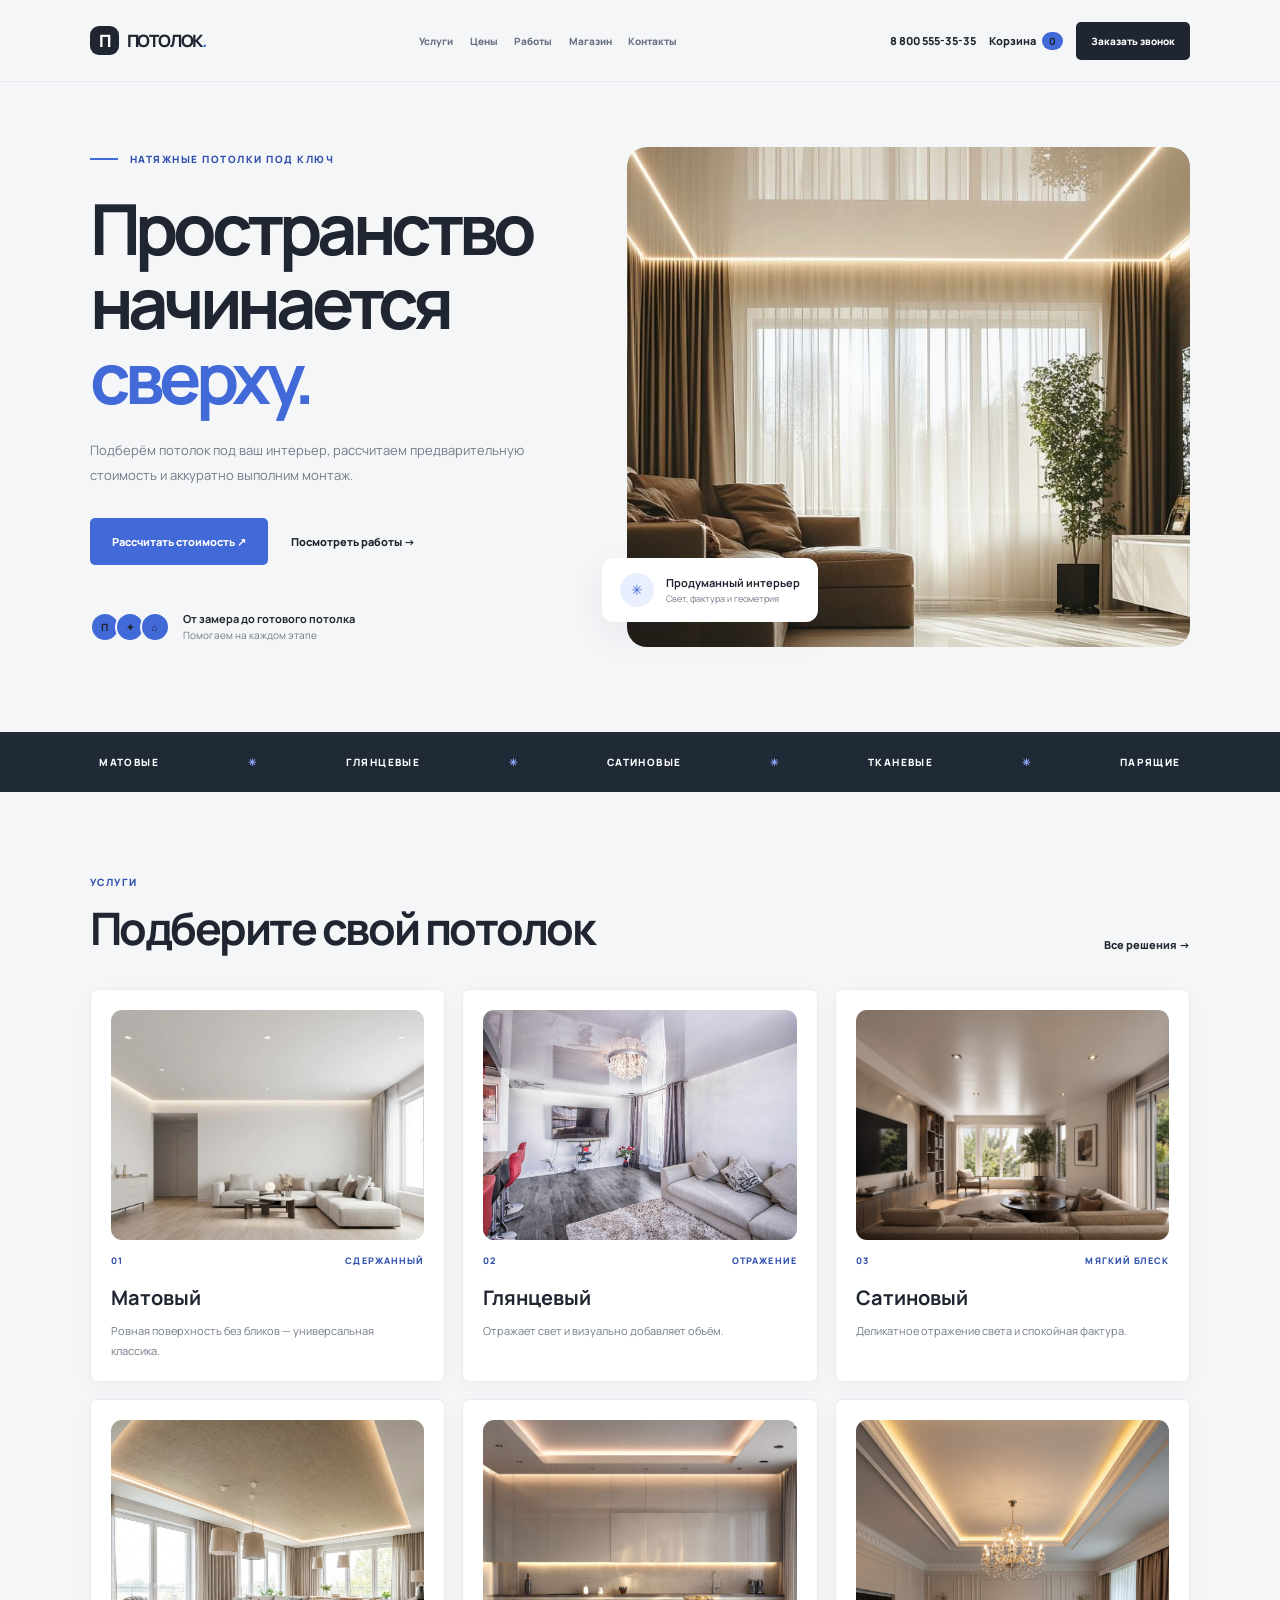
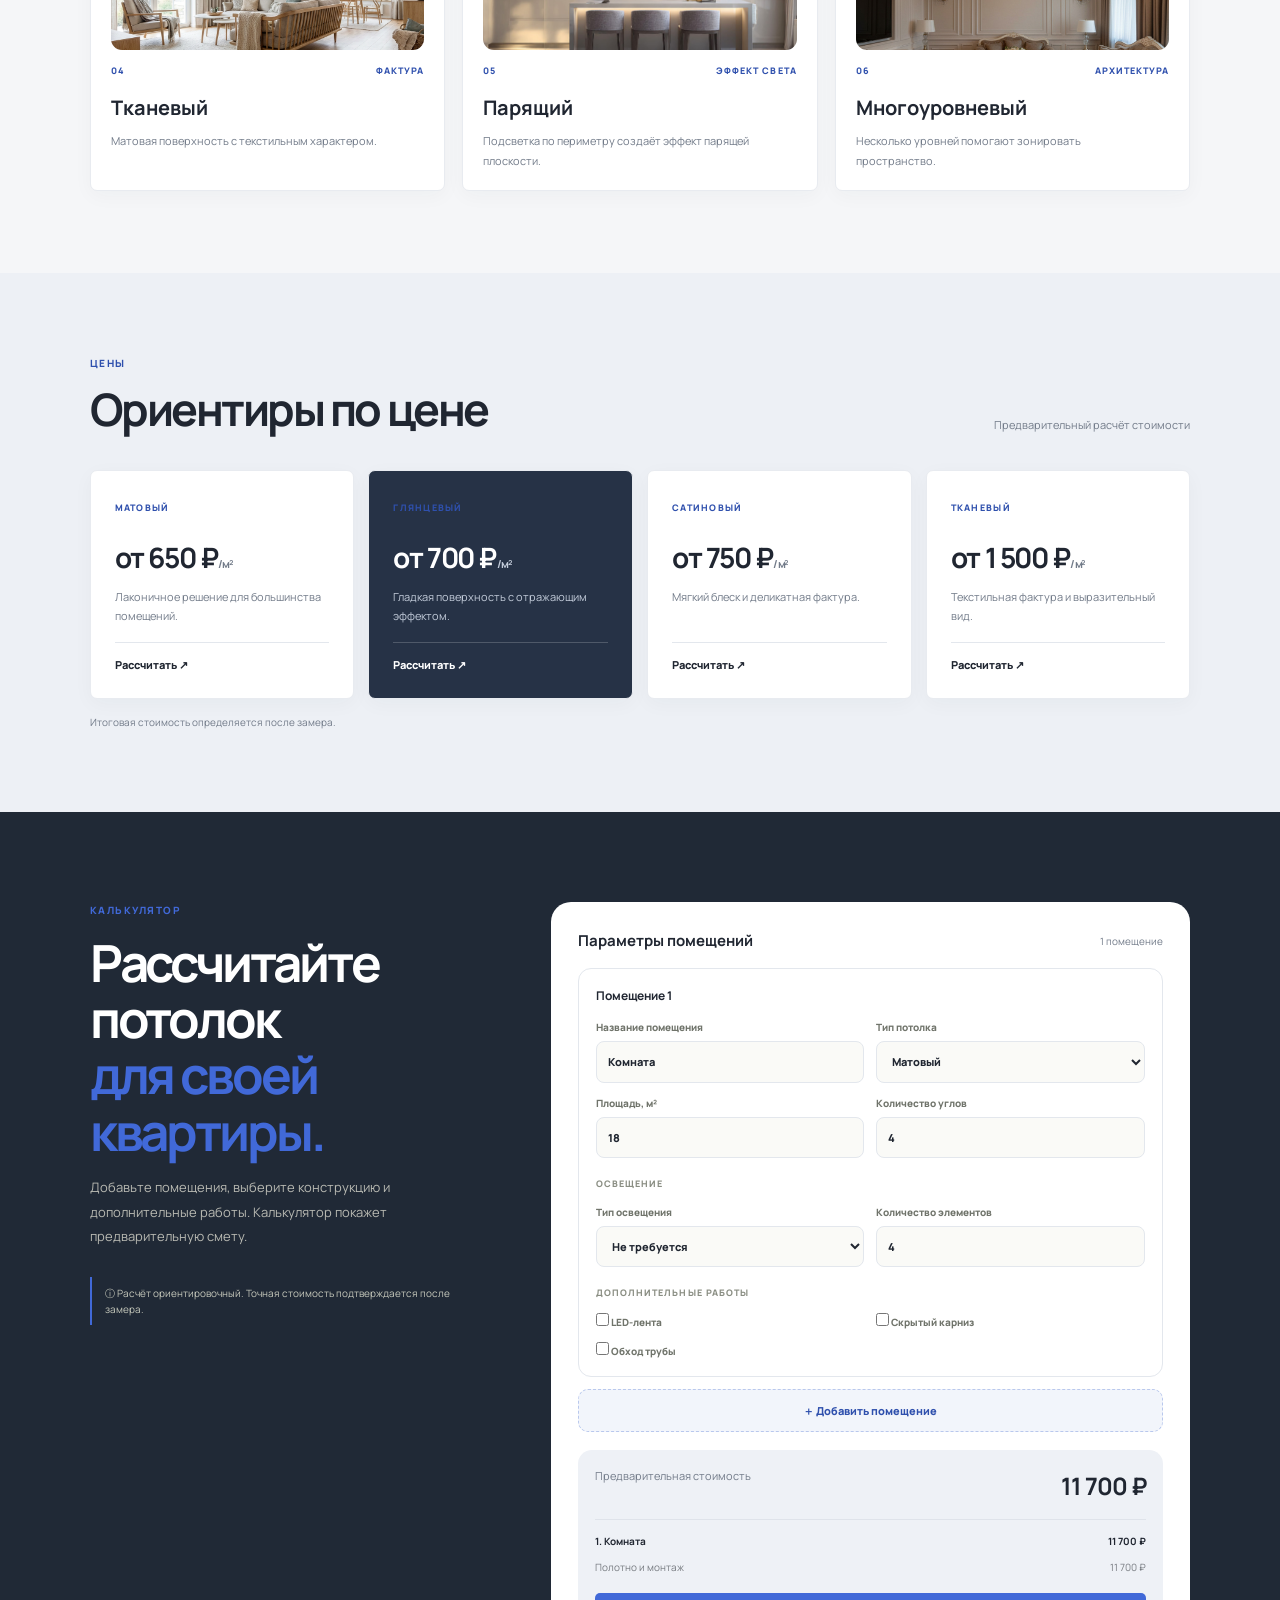
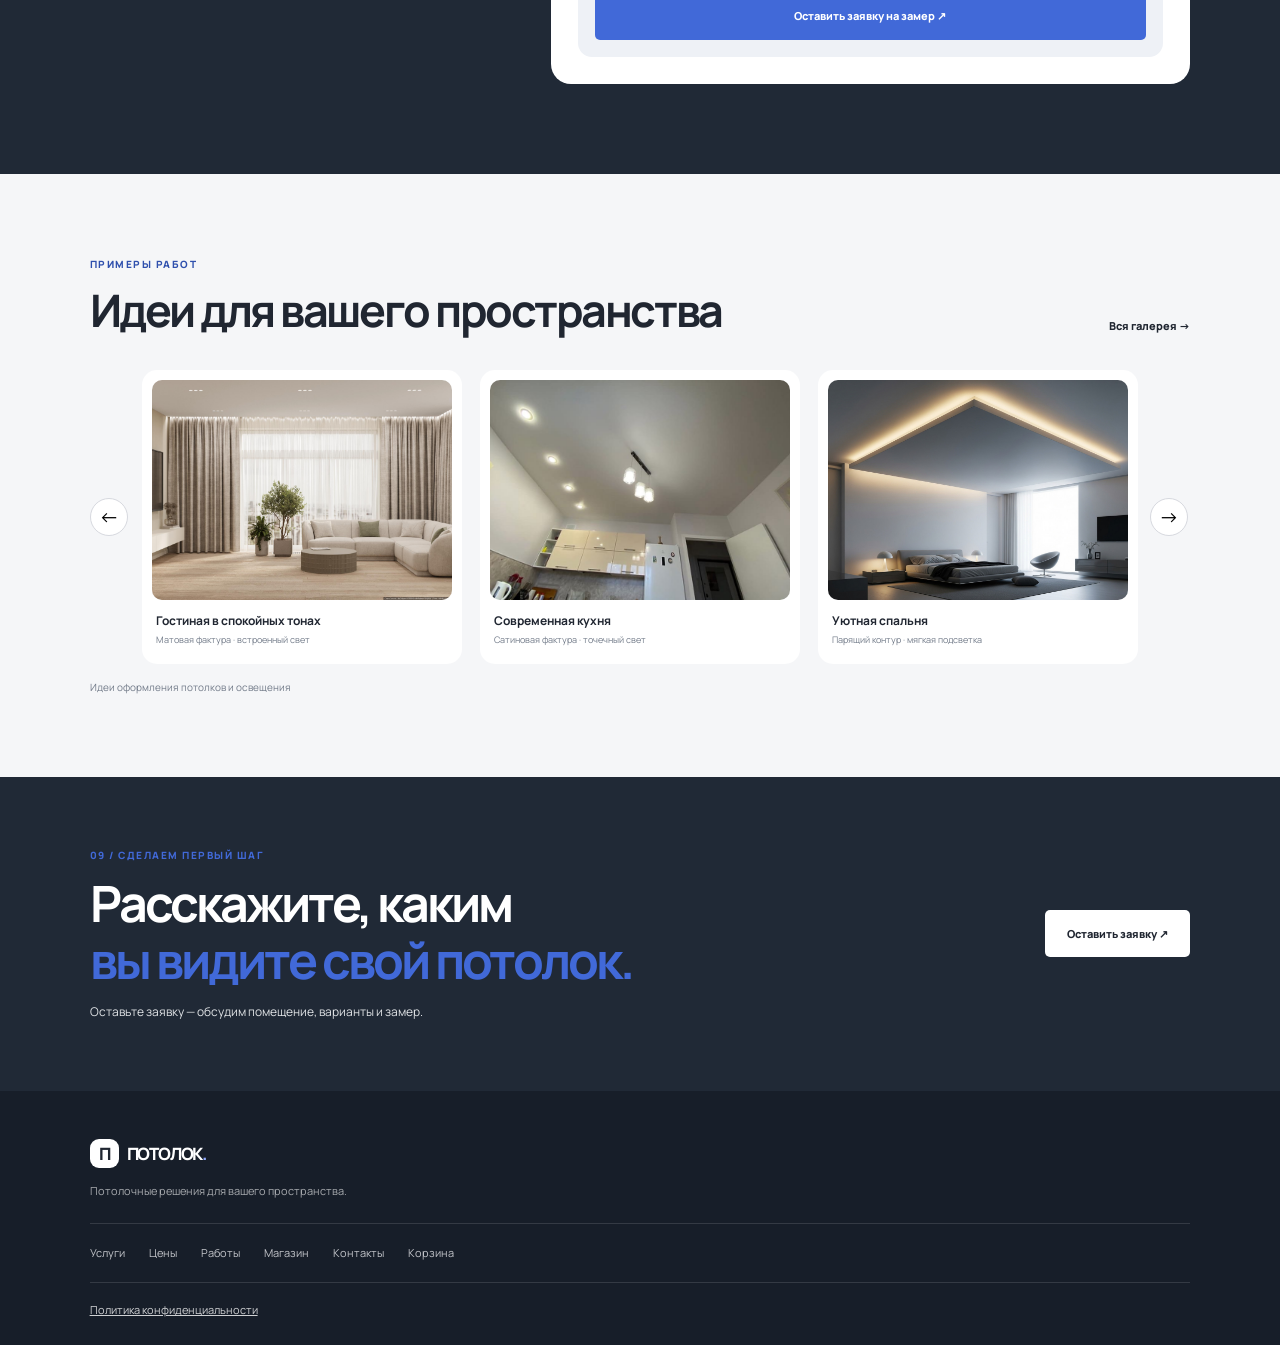
<file: index.html>
<!doctype html>
<html lang="ru">
<head>
  <meta charset="utf-8">
  <meta name="viewport" content="width=device-width,initial-scale=1">
  <meta name="description" content="Натяжные потолки и освещение под ключ.">
  <title>Главная — ПОТОЛОК</title>
  <link rel="stylesheet" href="assets/style.css?v=5">
</head>
<body>
  <header class="site-header">
    <a class="logo" href="index.html">
      <span class="logo-mark">П</span>
      ПОТОЛОК
      <span class="logo-dot">.</span>
    </a>
    <nav class="main-nav">
      <a href="services.html">Услуги</a>
      <a href="prices.html">Цены</a>
      <a href="portfolio.html">Работы</a>
      <a href="shop.html">Магазин</a>
      <a href="contacts.html">Контакты</a>
    </nav>
    <div class="header-actions">
      <a class="phone" href="tel:+78005553535">8 800 555-35-35</a>
      <a class="cart-link" href="cart.html">
        Корзина
        <span class="cart-count" data-cart-count>0</span>
      </a>
      <button type="button" class="btn btn-dark btn-small" data-open-quote>
        Заказать звонок
      </button>
      <button class="menu-toggle" aria-label="Открыть меню" aria-expanded="false">☰</button>
    </div>
  </header>

  <main>
    <section class="hero container">
      <div>
        <div class="eyebrow">НАТЯЖНЫЕ ПОТОЛКИ ПОД КЛЮЧ</div>
        <h1>Пространство<br>начинается <em>сверху.</em></h1>
        <p class="hero-lead">
          Подберём потолок под ваш интерьер, рассчитаем предварительную стоимость и аккуратно выполним монтаж.
        </p>
        <div class="hero-actions">
          <a class="btn btn-accent" href="#calculator">Рассчитать стоимость ↗</a>
          <a class="text-link" href="portfolio.html">Посмотреть работы →</a>
        </div>
        <div class="hero-proof">
          <div class="proof-icons">
            <span>П</span>
            <span>✦</span>
            <span>⌂</span>
          </div>
          <div>
            <b>От замера до готового потолка</b>
            <small>Помогаем на каждом этапе</small>
          </div>
        </div>
      </div>
      <div class="hero-visual">
        <img src="photo/главная.jpg" alt="Натяжной потолок в современной гостиной" class="hero-img">
        <div class="floating-note">
          <span class="note-icon">✳</span>
          <div>
            <b>Продуманный интерьер</b>
            <small>Свет, фактура и геометрия</small>
          </div>
        </div>
      </div>
    </section>

    <div class="ticker">
      <span>МАТОВЫЕ</span>
      <i>✳</i>
      <span>ГЛЯНЦЕВЫЕ</span>
      <i>✳</i>
      <span>САТИНОВЫЕ</span>
      <i>✳</i>
      <span>ТКАНЕВЫЕ</span>
      <i>✳</i>
      <span>ПАРЯЩИЕ</span>
    </div>

    <section class="section container" id="catalog">
      <div class="section-heading">
        <div>
          <div class="kicker">УСЛУГИ</div>
          <h2>Подберите свой потолок</h2>
        </div>
        <a class="text-link" href="services.html">Все решения →</a>
      </div>
      <div class="grid grid-3">
        <a class="service-card" href="services.html#mat">
          <img src="photo/матовый.jpg" alt="Матовый натяжной потолок">
          <div class="card-meta"><span>01</span><span>СДЕРЖАННЫЙ</span></div>
          <h3>Матовый</h3>
          <p>Ровная поверхность без бликов — универсальная классика.</p>
        </a>
        <a class="service-card" href="services.html#gloss">
          <img src="photo/глянцевый.jpeg" alt="Глянцевый натяжной потолок">
          <div class="card-meta"><span>02</span><span>ОТРАЖЕНИЕ</span></div>
          <h3>Глянцевый</h3>
          <p>Отражает свет и визуально добавляет объём.</p>
        </a>
        <a class="service-card" href="services.html#satin">
          <img src="photo/сатиновый.jpg" alt="Сатиновый натяжной потолок">
          <div class="card-meta"><span>03</span><span>МЯГКИЙ БЛЕСК</span></div>
          <h3>Сатиновый</h3>
          <p>Деликатное отражение света и спокойная фактура.</p>
        </a>
        <a class="service-card" href="services.html#fabric">
          <img src="photo/тканевый.png" alt="Тканевый натяжной потолок">
          <div class="card-meta"><span>04</span><span>ФАКТУРА</span></div>
          <h3>Тканевый</h3>
          <p>Матовая поверхность с текстильным характером.</p>
        </a>
        <a class="service-card" href="services.html#floating">
          <img src="photo/парящий.jpg" alt="Парящий натяжной потолок">
          <div class="card-meta"><span>05</span><span>ЭФФЕКТ СВЕТА</span></div>
          <h3>Парящий</h3>
          <p>Подсветка по периметру создаёт эффект парящей плоскости.</p>
        </a>
        <a class="service-card" href="services.html#multi">
          <img src="photo/многоуровневый.jpg" alt="Многоуровневый натяжной потолок">
          <div class="card-meta"><span>06</span><span>АРХИТЕКТУРА</span></div>
          <h3>Многоуровневый</h3>
          <p>Несколько уровней помогают зонировать пространство.</p>
        </a>
      </div>
    </section>

    <section class="section price-section" id="prices">
      <div class="container">
        <div class="section-heading">
          <div>
            <div class="kicker">ЦЕНЫ</div>
            <h2>Ориентиры по цене</h2>
          </div>
          <p class="section-note">Предварительный расчёт стоимости</p>
        </div>
        <div class="price-grid">
          <article class="price-card">
            <span>МАТОВЫЙ</span>
            <h3>от 650 ₽<small> / м²</small></h3>
            <p>Лаконичное решение для большинства помещений.</p>
            <a href="#calculator">Рассчитать ↗</a>
          </article>
          <article class="price-card featured">
            <span>ГЛЯНЦЕВЫЙ</span>
            <h3>от 700 ₽<small> / м²</small></h3>
            <p>Гладкая поверхность с отражающим эффектом.</p>
            <a href="#calculator">Рассчитать ↗</a>
          </article>
          <article class="price-card">
            <span>САТИНОВЫЙ</span>
            <h3>от 750 ₽<small> / м²</small></h3>
            <p>Мягкий блеск и деликатная фактура.</p>
            <a href="#calculator">Рассчитать ↗</a>
          </article>
          <article class="price-card">
            <span>ТКАНЕВЫЙ</span>
            <h3>от 1 500 ₽<small> / м²</small></h3>
            <p>Текстильная фактура и выразительный вид.</p>
            <a href="#calculator">Рассчитать ↗</a>
          </article>
        </div>
        <p class="muted" style="font-size:10px;margin-top:15px">
          Итоговая стоимость определяется после замера.
        </p>
      </div>
    </section>

    <section class="calculator-section" id="calculator">
      <div class="calculator-intro">
        <div class="kicker" style="color:var(--accent)">КАЛЬКУЛЯТОР</div>
        <h2>Рассчитайте потолок<br><em>для своей квартиры.</em></h2>
        <p>Добавьте помещения, выберите конструкцию и дополнительные работы. Калькулятор покажет предварительную смету.</p>
        <div class="calc-assurance">ⓘ Расчёт ориентировочный. Точная стоимость подтверждается после замера.</div>
      </div>
      <div class="calculator-card">
        <div class="calc-topline">
          <b>Параметры помещений</b>
          <span id="roomCounter">1 помещение</span>
        </div>
        <div id="roomsContainer"></div>
        <button class="add-room-btn" id="addRoom" type="button">＋ Добавить помещение</button>
        <div class="estimate-box">
          <div class="estimate-heading">
            <span>Предварительная стоимость</span>
            <strong id="estimateTotal">0 ₽</strong>
          </div>
          <div id="estimateBreakdown" class="estimate-breakdown"></div>
          <button class="btn btn-accent full" id="calcRequest" type="button">Оставить заявку на замер ↗</button>
        </div>
      </div>
    </section>

    <section class="section container">
      <div class="section-heading">
        <div>
          <div class="kicker">ПРИМЕРЫ РАБОТ</div>
          <h2>Идеи для вашего пространства</h2>
        </div>
        <a class="text-link" href="portfolio.html">Вся галерея →</a>
      </div>
      <div class="works-carousel">
        <button class="carousel-arrow" id="worksPrev" aria-label="Назад">←</button>
        <div class="works-track" id="worksTrack">
          <article>
            <img src="photo/гостинная_в_спокойных_тонах.jpg">
            <b>Гостиная в спокойных тонах</b>
            <small>Матовая фактура · встроенный свет</small>
          </article>
          <article>
            <img src="photo/Современная кухня.jpg" >
            <b>Современная кухня</b>
            <small>Сатиновая фактура · точечный свет</small>
          </article>
          <article>
            <img src="photo/спальня.jpg" >
            <b>Уютная спальня</b>
            <small>Парящий контур · мягкая подсветка</small>
          </article>
        </div>
        <button class="carousel-arrow" id="worksNext" aria-label="Вперёд">→</button>
      </div>
      <p class="muted" style="font-size:10px;margin-top:15px">
        Идеи оформления потолков и освещения
      </p>
    </section>

    <section class="final-cta">
      <div>
        <div class="kicker" style="color:var(--accent)">09 / СДЕЛАЕМ ПЕРВЫЙ ШАГ</div>
        <h2>Расскажите, каким<br><em>вы видите свой потолок.</em></h2>
        <p>Оставьте заявку — обсудим помещение, варианты и замер.</p>
      </div>
      <button class="btn btn-light" data-open-quote>Оставить заявку ↗</button>
    </section>
  </main>

  <footer class="site-footer">
    <a class="logo logo-light" href="index.html">
      <span class="logo-mark">П</span>
      ПОТОЛОК
      <span class="logo-dot">.</span>
    </a>
    <p>Потолочные решения для вашего пространства.</p>
    <div class="footer-links">
      <a href="services.html">Услуги</a>
      <a href="prices.html">Цены</a>
      <a href="portfolio.html">Работы</a>
      <a href="shop.html">Магазин</a>
      <a href="contacts.html">Контакты</a>
      <a href="cart.html">Корзина</a>
    </div>

  <a class="privacy-footer-link" href="privacy.html">Политика конфиденциальности</a>
  </footer>

  <div class="toast"></div>

  <div class="modal" id="quoteModal" aria-hidden="true">
    <div class="modal-backdrop" data-close-modal></div>
    <div class="modal-panel">
      <button class="modal-close" data-close-modal aria-label="Закрыть">×</button>
      <div class="kicker">ЗАЯВКА НА ЗАМЕР</div>
      <h2>Расскажите о вашем потолке</h2>
      <p>Оставьте контакты — менеджер уточнит детали и поможет с расчётом.</p>
      <form id="quoteForm" class="form-grid">
        <label>Ваше имя
          <input name="name" required placeholder="Как к вам обращаться">
        </label>
        <label>Телефон
          <input name="number_phone" type="tel" required placeholder="+7 (953) 190-32-07">
          <input name="email" type="email" placeholder="Электронная почта">
        </label>
        <label>Площадь, м²
          <input name="area" type="number" min="1" required placeholder="Например, 18">
        </label>

        <fieldset class="service-select">
          <legend>Какая услуга вас интересует?</legend>

          <label>
            <input type="radio" name="services" value="Монтаж натяжного потолка" required>
            Монтаж натяжного потолка
          </label>

          <label>
            <input type="radio" name="services" value="Слив воды">
            Слив воды после затопления
          </label>

          <label>
            <input type="radio" name="services" value="Демонтаж старого потолка">
            Демонтаж старого потолка
          </label>

          <label>
            <input type="radio" name="services" value="Ремонт и вставка полотна">
            Ремонт и замена полотна
          </label>
        </fieldset>

        <label>Адрес
          <input name="address" required placeholder="Город, улица">
        </label>
        <label>Комментарий
          <textarea name="comment" rows="3" placeholder="Пожелания и особенности помещения"></textarea>
        </label>
        <label class="privacy-consent"><input type="checkbox" name="privacy_consent" required> <span>Я согласен на обработку персональных данных и принимаю <a href="privacy.html" target="_blank">политику конфиденциальности</a>.</span></label>
          <button class="btn btn-accent full" type="submit">Отправить заявку ↗</button>
        <small class="form-note">Данные используются для связи по вашей заявке.</small>
      </form>
      <div class="form-result"></div>
    </div>
  </div>

  <script src="assets/app.js?v=5"></script>
  <script src="assets/homepage.js"></script>
</body>
</html>
</file>
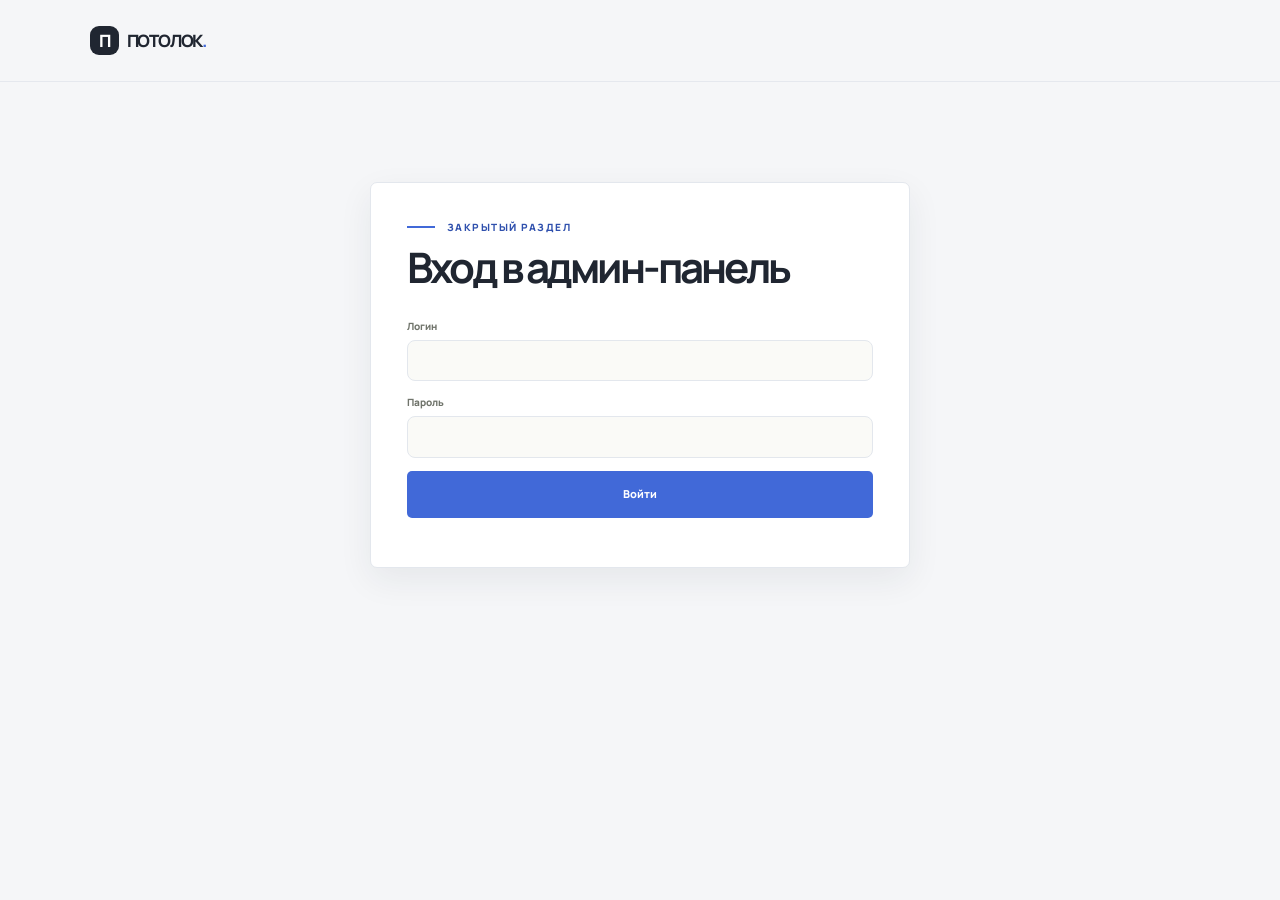
<file: admin-login.html>
<!doctype html><html lang="ru"><head><meta charset="utf-8"><meta name="viewport" content="width=device-width,initial-scale=1"><title>Вход — ПОТОЛОК</title><link rel="stylesheet" href="assets/style.css?v=5"><link rel="stylesheet" href="assets/admin.css?v=2"></head><body><header class="site-header"><a class="logo" href="index.html"><span class="logo-mark">П</span>ПОТОЛОК<span class="logo-dot">.</span></a></header><main class="section container admin-login"><div class="admin-login-card"><div class="eyebrow">ЗАКРЫТЫЙ РАЗДЕЛ</div><h1>Вход в админ-панель</h1><form id="adminLoginForm" class="form-grid"><label>Логин<input name="login" required autocomplete="username"></label><label>Пароль<input name="password" type="password" required autocomplete="current-password"></label><button class="btn btn-accent full" type="submit">Войти</button><p class="form-result" id="loginResult"></p></form></div></main><script src="assets/admin-login.js?v=1"></script></body></html>
</file>
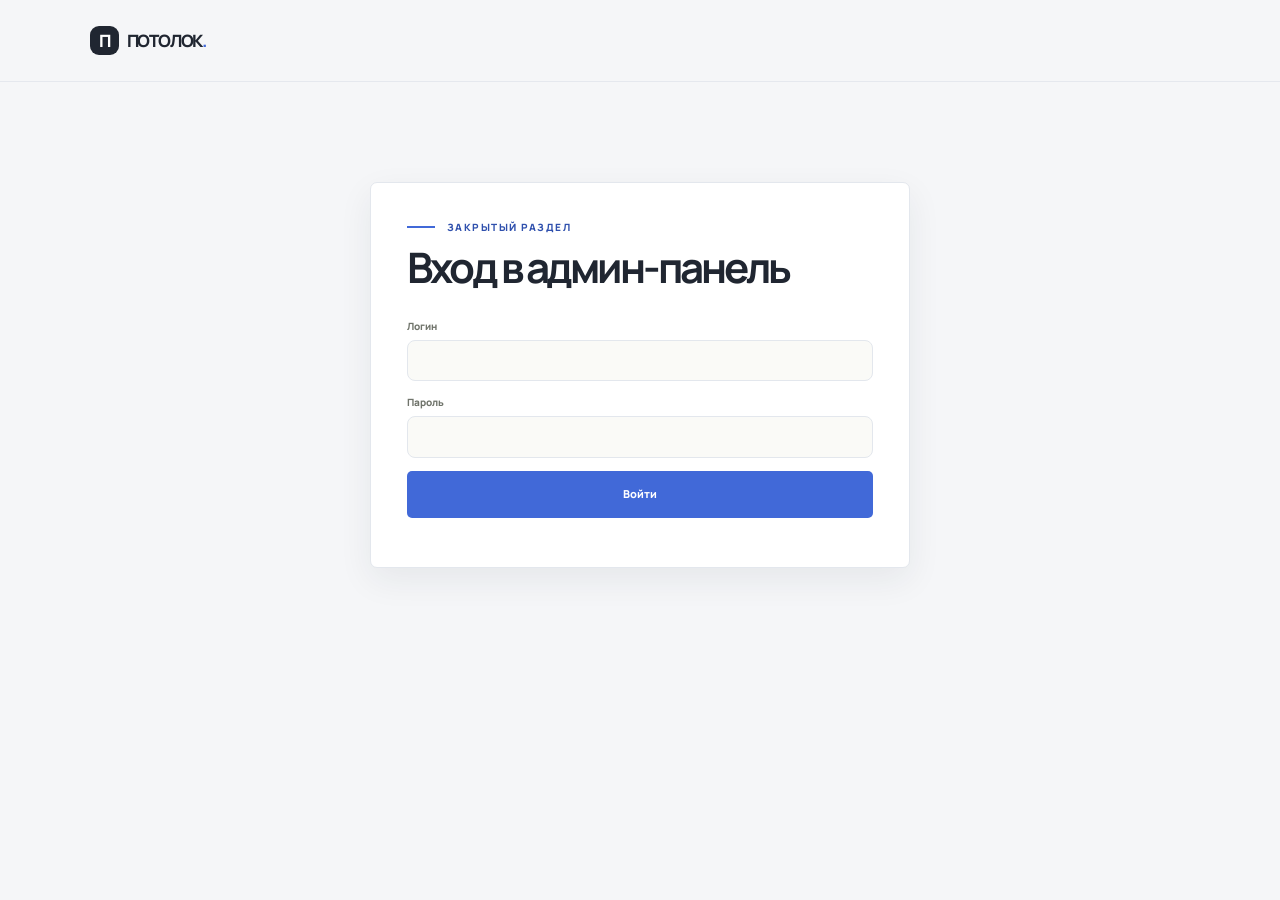
<file: admin.html>
<!doctype html>
<html lang="ru">
<head><meta charset="utf-8"><meta name="viewport" content="width=device-width,initial-scale=1"><title>Админ-панель — ПОТОЛОК</title><link rel="stylesheet" href="assets/style.css?v=5"><link rel="stylesheet" href="assets/admin.css?v=2"></head>
<body>
<header class="site-header"><a class="logo" href="index.html"><span class="logo-mark">П</span>ПОТОЛОК<span class="logo-dot">.</span></a><div class="header-actions"><a class="btn btn-dark" href="index.html">На сайт ↗</a><button class="btn btn-light" id="logoutAdmin">Выйти</button></div></header>
<main class="section container admin-page"><div class="section-heading"><div><div class="eyebrow">УПРАВЛЕНИЕ</div><h1>Админ-панель</h1></div><button class="btn btn-accent" id="refreshAdmin">Обновить данные</button></div>
<div class="admin-stats" id="adminStats"></div>
<div class="admin-tabs"><button class="admin-tab active" data-tab="applications">Заявки</button><button class="admin-tab" data-tab="orders">Заказы</button><button class="admin-tab" data-tab="products">Товары</button><button class="admin-tab" data-tab="services">Услуги</button><button class="admin-tab" data-tab="clients">Клиенты</button><button class="admin-tab" data-tab="employees">Сотрудники</button><button class="admin-tab" data-tab="brigades">Бригады</button><button class="admin-tab" data-tab="installers">Монтажники</button><button class="admin-tab" data-tab="payments">Платежи</button><button class="admin-tab" data-tab="deliveries">Доставки</button></div>
<section class="admin-panel" id="adminContent"><p class="muted">Загрузка данных…</p></section><div class="admin-modal" id="adminModal" aria-hidden="true"><div class="admin-modal-card"><button class="admin-modal-close" type="button" id="closeAdminModal">×</button><h2 id="adminModalTitle"></h2><form id="adminModalForm" class="form-grid"><div id="adminModalFields"></div><div class="admin-modal-actions"><button class="btn btn-light" type="button" id="cancelAdminModal">Отмена</button><button class="btn btn-accent" type="submit">Сохранить</button></div></form></div></div></main>
<script>document.querySelector("#logoutAdmin").onclick=()=>{localStorage.removeItem("potolok_admin_token");location.href="admin-login.html"};</script><script src="assets/admin.js?v=5"></script></body></html>
</file>
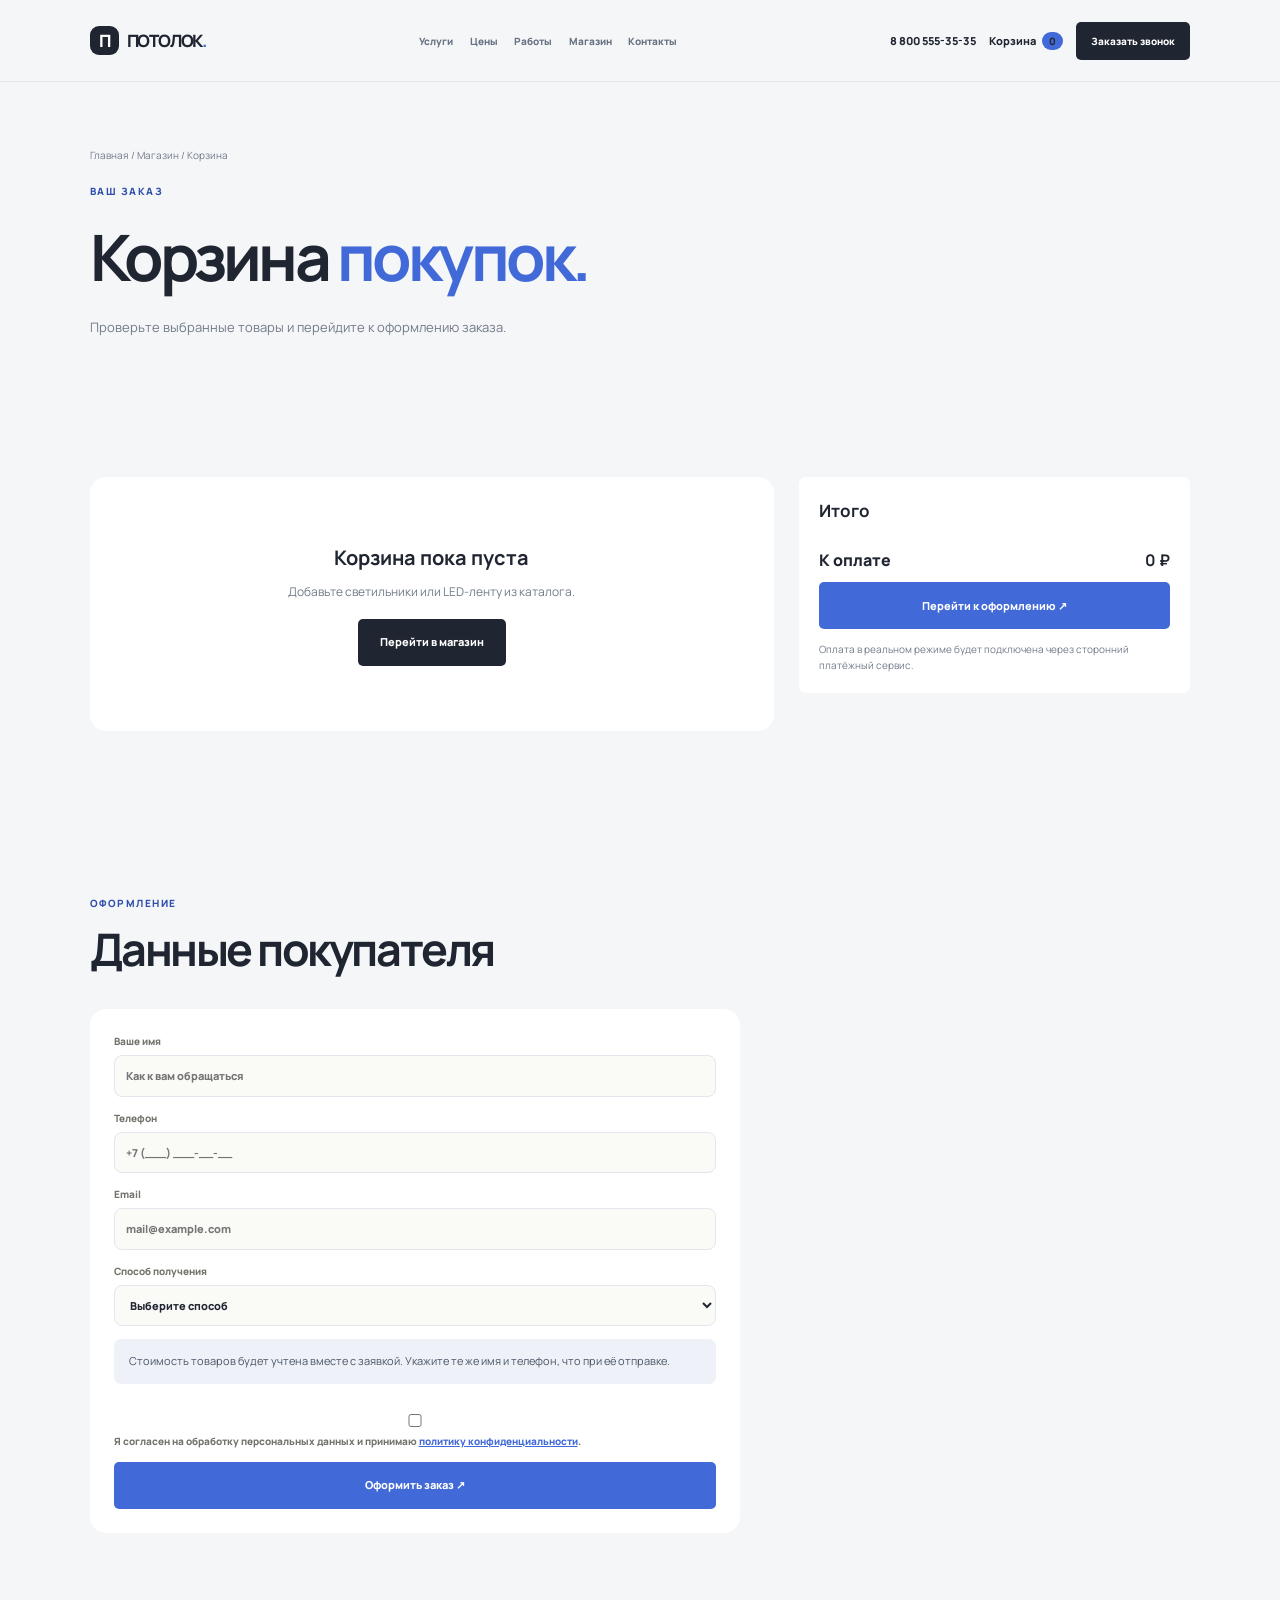
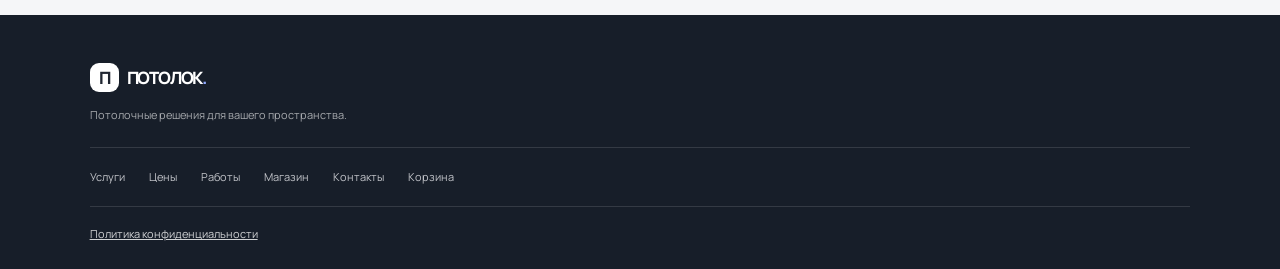
<file: cart.html>
<!doctype html>
<html lang="ru">
<head>
  <meta charset="utf-8">
  <meta name="viewport" content="width=device-width,initial-scale=1">
  <meta name="description" content="Натяжные потолки и освещение под ключ.">
  <title>Корзина — ПОТОЛОК</title>
  <link rel="stylesheet" href="assets/style.css?v=5">
</head>
<body>
  <header class="site-header">
    <a class="logo" href="index.html">
      <span class="logo-mark">П</span>
      ПОТОЛОК
      <span class="logo-dot">.</span>
    </a>
    <nav class="main-nav">
      <a href="services.html">Услуги</a>
      <a href="prices.html">Цены</a>
      <a href="portfolio.html">Работы</a>
      <a href="shop.html">Магазин</a>
      <a href="contacts.html">Контакты</a>
    </nav>
    <div class="header-actions">
      <a class="phone" href="tel:+78005553535">8 800 555-35-35</a>
      <a class="cart-link" href="cart.html">
        Корзина
        <span class="cart-count" data-cart-count>0</span>
      </a>
      <button type="button" class="btn btn-dark btn-small" data-open-quote>
        Заказать звонок
      </button>
      <button class="menu-toggle" aria-label="Открыть меню" aria-expanded="false">☰</button>
    </div>
  </header>

  <main>
    <section class="page-hero">
      <div class="breadcrumbs">
        <a href="index.html">Главная</a> /
        <a href="shop.html">Магазин</a> /
        Корзина
      </div>
      <div class="kicker">ВАШ ЗАКАЗ</div>
      <h1>Корзина <em>покупок.</em></h1>
      <p>Проверьте выбранные товары и перейдите к оформлению заказа.</p>
    </section>

    <section class="section container">
      <div class="cart-layout">
        <div class="cart-list" id="cartItems"></div>
        <aside class="cart-summary">
          <h3>Итого</h3>
          <div class="summary-row total">
            <span>К оплате</span>
            <strong id="cartTotal">0 ₽</strong>
          </div>
          <a class="btn btn-accent full" href="#checkout">Перейти к оформлению ↗</a>
          <p class="muted" style="font-size:10px;margin-top:12px">
            Оплата в реальном режиме будет подключена через сторонний платёжный сервис.
          </p>
        </aside>
      </div>
    </section>

    <section class="section container" id="checkout">
      <div class="section-heading">
        <div>
          <div class="kicker">ОФОРМЛЕНИЕ</div>
          <h2>Данные покупателя</h2>
        </div>
      </div>
      <div style="max-width:650px;background:white;padding:24px;border-radius:16px">
        <form id="checkoutForm" class="form-grid">
          <label>Ваше имя
            <input name="name" required placeholder="Как к вам обращаться">
          </label>
          <label>Телефон
            <input name="number_phone" type="tel" required placeholder="+7 (___) ___-__-__">
          </label>
          <label>Email
            <input name="email" type="email" placeholder="mail@example.com">
          </label>
          <label>Способ получения
            <select name="delivery" required>
              <option value="">Выберите способ</option>
              <option value="delivery">Доставка транспортной компанией</option>
              <option value="installer">Передача на объекте при монтаже</option>
            </select>
          </label>
          <label id="deliveryAddressField">Адрес доставки
            <input name="address" placeholder="Город, улица, дом">
          </label>
          <label id="applicationChoiceField" hidden>Выберите заявку
            <select name="application_id"></select>
          </label>
          <label id="carrierField">Служба доставки
            <select name="carrier"><option value="СДЭК">СДЭК</option><option value="Почта России">Почта России</option><option value="Другая">Другая, согласовать с менеджером</option></select>
          </label>
          <div class="notice" id="checkoutDetails">Выберите способ получения. Стоимость и сроки доставки менеджер уточнит после оформления.</div>
          <p id="createApplicationHint" hidden>Заявки ещё нет? <button class="remove-item" type="button" data-open-quote>Оставить заявку</button></p>
          <p id="checkoutResult" class="form-result" role="status"></p>
          <label class="privacy-consent"><input type="checkbox" name="privacy_consent" required> <span>Я согласен на обработку персональных данных и принимаю <a href="privacy.html" target="_blank">политику конфиденциальности</a>.</span></label>
          <button class="btn btn-accent full" type="submit">Оформить заказ ↗</button>
        </form>
      </div>
    </section>
  </main>

  <footer class="site-footer">
    <a class="logo logo-light" href="index.html">
      <span class="logo-mark">П</span>
      ПОТОЛОК
      <span class="logo-dot">.</span>
    </a>
    <p>Потолочные решения для вашего пространства.</p>
    <div class="footer-links">
      <a href="services.html">Услуги</a>
      <a href="prices.html">Цены</a>
      <a href="portfolio.html">Работы</a>
      <a href="shop.html">Магазин</a>
      <a href="contacts.html">Контакты</a>
      <a href="cart.html">Корзина</a>
    </div>

  <a class="privacy-footer-link" href="privacy.html">Политика конфиденциальности</a>
  </footer>

  <div class="toast"></div>

  <div class="modal" id="quoteModal" aria-hidden="true">
    <div class="modal-backdrop" data-close-modal></div>
    <div class="modal-panel">
      <button class="modal-close" data-close-modal aria-label="Закрыть">×</button>
      <div class="kicker">ЗАЯВКА НА ЗАМЕР</div>
      <h2>Расскажите о вашем потолке</h2>
      <p>Оставьте контакты — менеджер уточнит детали и поможет с расчётом.</p>
      <form id="quoteForm" class="form-grid">
        <label>Ваше имя
          <input name="name" required placeholder="Как к вам обращаться">
        </label>
        <label>Телефон
          <input name="number_phone" type="tel" required placeholder="+7 (___) ___-__-__">
          <input name="email" type="email" placeholder="Электронная почта">
        </label>
        <label>Площадь, м²
          <input name="area" type="number" min="1" required placeholder="Например, 18">
        </label>

        <fieldset class="service-select">
          <legend>Какая услуга вас интересует?</legend>

          <label>
            <input type="radio" name="services" value="Монтаж натяжного потолка" required>
            Монтаж натяжного потолка
          </label>

          <label>
            <input type="radio" name="services" value="Слив воды">
            Слив воды после затопления
          </label>

          <label>
            <input type="radio" name="services" value="Демонтаж старого потолка">
            Демонтаж старого потолка
          </label>

          <label>
            <input type="radio" name="services" value="Ремонт и вставка полотна">
            Ремонт и замена полотна
          </label>
        </fieldset>

        <label>Адрес
          <input name="address" required placeholder="Город, улица">
        </label>
        <label>Комментарий
          <textarea name="comment" rows="3" placeholder="Пожелания и особенности помещения"></textarea>
        </label>
        <label class="privacy-consent"><input type="checkbox" name="privacy_consent" required> <span>Я согласен на обработку персональных данных и принимаю <a href="privacy.html" target="_blank">политику конфиденциальности</a>.</span></label>
          <button class="btn btn-accent full" type="submit">Отправить заявку ↗</button>
        <small class="form-note">Данные используются для связи по вашей заявке.</small>
      </form>
      <div class="form-result"></div>
    </div>
  </div>

  <script src="assets/app.js?v=5"></script>
</body>
</html>
</file>
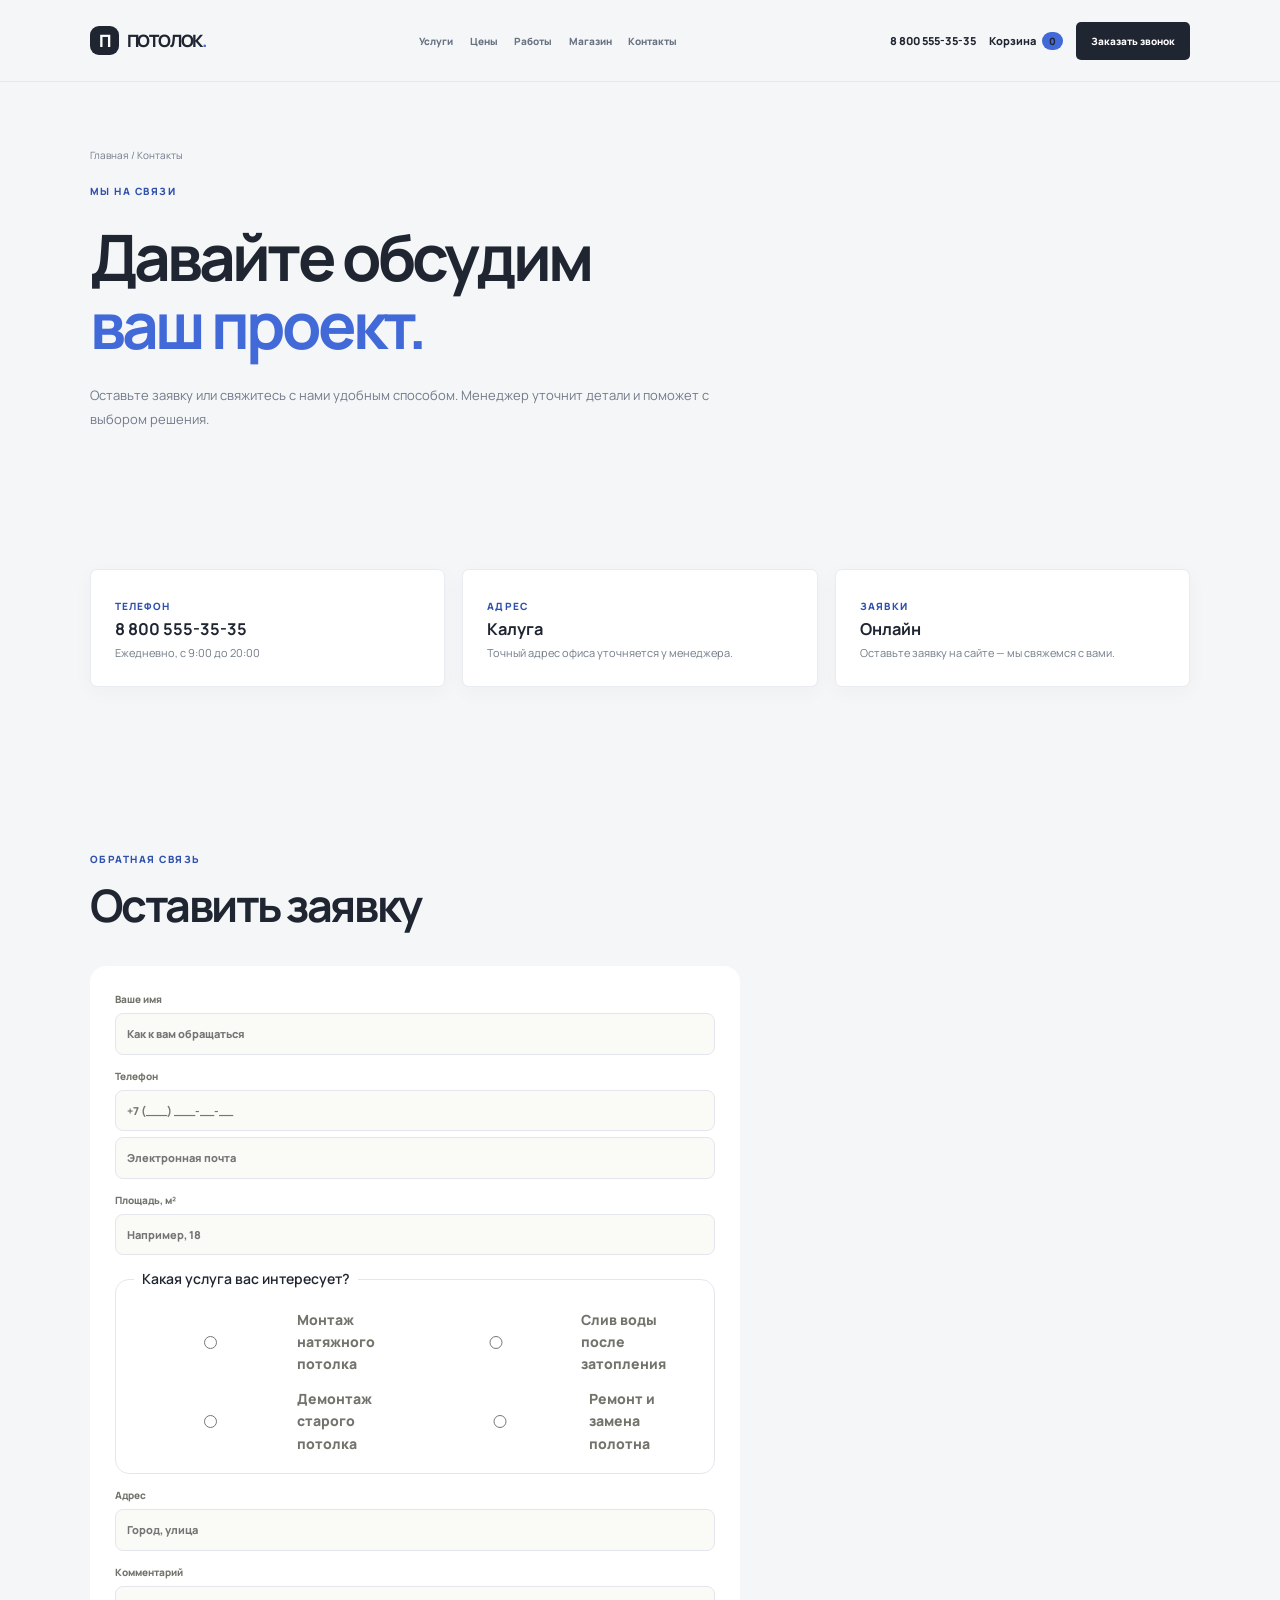
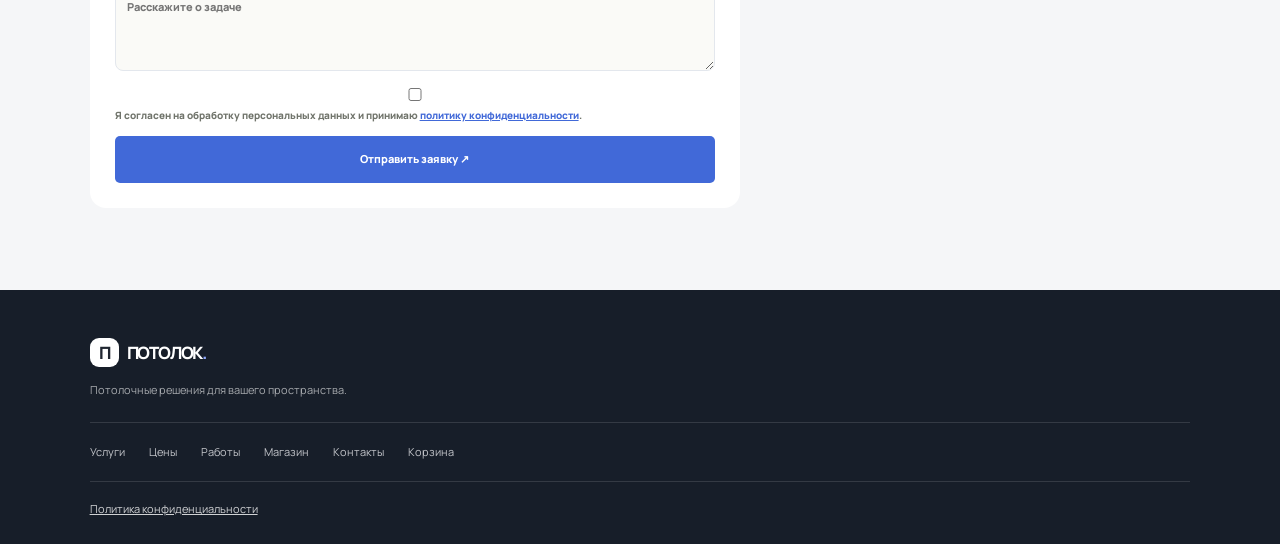
<file: contacts.html>
<!doctype html>
<html lang="ru">
<head>
  <meta charset="utf-8">
  <meta name="viewport" content="width=device-width,initial-scale=1">
  <meta name="description" content="Натяжные потолки и освещение под ключ.">
  <title>Контакты — ПОТОЛОК</title>
  <link rel="stylesheet" href="assets/style.css?v=5">
</head>
<body>
  <header class="site-header">
    <a class="logo" href="index.html">
      <span class="logo-mark">П</span>
      ПОТОЛОК
      <span class="logo-dot">.</span>
    </a>
    <nav class="main-nav">
      <a href="services.html">Услуги</a>
      <a href="prices.html">Цены</a>
      <a href="portfolio.html">Работы</a>
      <a href="shop.html">Магазин</a>
      <a href="contacts.html">Контакты</a>
    </nav>
    <div class="header-actions">
      <a class="phone" href="tel:+78005553535">8 800 555-35-35</a>
      <a class="cart-link" href="cart.html">
        Корзина
        <span class="cart-count" data-cart-count>0</span>
      </a>
      <button type="button" class="btn btn-dark btn-small" data-open-quote>
        Заказать звонок
      </button>
      <button class="menu-toggle" aria-label="Открыть меню" aria-expanded="false">☰</button>
    </div>
  </header>

  <main>
    <section class="page-hero">
      <div class="breadcrumbs">
        <a href="index.html">Главная</a> / Контакты
      </div>
      <div class="kicker">МЫ НА СВЯЗИ</div>
      <h1>Давайте обсудим<br><em>ваш проект.</em></h1>
      <p>Оставьте заявку или свяжитесь с нами удобным способом. Менеджер уточнит детали и поможет с выбором решения.</p>
    </section>

    <section class="section container">
      <div class="grid grid-3">
        <article class="plain-card">
          <span class="number">ТЕЛЕФОН</span>
          <h3>8 800 555-35-35</h3>
          <p>Ежедневно, с 9:00 до 20:00</p>
        </article>
        <article class="plain-card">
          <span class="number">АДРЕС</span>
          <h3>Калуга</h3>
          <p>Точный адрес офиса уточняется у менеджера.</p>
        </article>
        <article class="plain-card">
          <span class="number">ЗАЯВКИ</span>
          <h3>Онлайн</h3>
          <p>Оставьте заявку на сайте — мы свяжемся с вами.</p>
        </article>
      </div>
    </section>

    <section class="section container">
      <div class="section-heading">
        <div>
          <div class="kicker">ОБРАТНАЯ СВЯЗЬ</div>
          <h2>Оставить заявку</h2>
        </div>
      </div>
      <div style="max-width:650px;background:white;padding:25px;border-radius:16px">
        <form id="quoteForm" class="form-grid">
          <label>Ваше имя
            <input name="name" required placeholder="Как к вам обращаться">
          </label>
          <label>Телефон
            <input name="number_phone" type="tel" required placeholder="+7 (___) ___-__-__">
            <input name="email" type="email" placeholder="Электронная почта">
          </label>
          <label>Площадь, м²
            <input name="area" type="number" min="1" required placeholder="Например, 18">
          </label>

          <fieldset class="service-select">
            <legend>Какая услуга вас интересует?</legend>

            <label>
              <input type="radio" name="services" value="Монтаж натяжного потолка" required>
              Монтаж натяжного потолка
            </label>

            <label>
              <input type="radio" name="services" value="Слив воды">
              Слив воды после затопления
            </label>

            <label>
              <input type="radio" name="services" value="Демонтаж старого потолка">
              Демонтаж старого потолка
            </label>

            <label>
              <input type="radio" name="services" value="Ремонт и вставка полотна">
              Ремонт и замена полотна
            </label>
          </fieldset>

          <label>Адрес
            <input name="address" required placeholder="Город, улица">
          </label>
          <label>Комментарий
            <textarea name="comment" placeholder="Расскажите о задаче"></textarea>
          </label>
          <label class="privacy-consent"><input type="checkbox" name="privacy_consent" required> <span>Я согласен на обработку персональных данных и принимаю <a href="privacy.html" target="_blank">политику конфиденциальности</a>.</span></label>
          <button class="btn btn-accent full" type="submit">Отправить заявку ↗</button>
        </form>
        <div class="form-result"></div>
      </div>
    </section>
  </main>

  <footer class="site-footer">
    <a class="logo logo-light" href="index.html">
      <span class="logo-mark">П</span>
      ПОТОЛОК
      <span class="logo-dot">.</span>
    </a>
    <p>Потолочные решения для вашего пространства.</p>
    <div class="footer-links">
      <a href="services.html">Услуги</a>
      <a href="prices.html">Цены</a>
      <a href="portfolio.html">Работы</a>
      <a href="shop.html">Магазин</a>
      <a href="contacts.html">Контакты</a>
      <a href="cart.html">Корзина</a>
    </div>

  <a class="privacy-footer-link" href="privacy.html">Политика конфиденциальности</a>
  </footer>

  <div class="toast"></div>

  <div class="modal" id="quoteModal" aria-hidden="true">
    <div class="modal-backdrop" data-close-modal></div>
    <div class="modal-panel">
      <button class="modal-close" data-close-modal aria-label="Закрыть">×</button>
      <div class="kicker">ЗАЯВКА НА ЗАМЕР</div>
      <h2>Расскажите о вашем потолке</h2>
      <p>Оставьте контакты — менеджер уточнит детали и поможет с расчётом.</p>
      <form id="quoteForm" class="form-grid">
        <label>Ваше имя
          <input name="name" required placeholder="Как к вам обращаться">
        </label>
        <label>Телефон
          <input name="number_phone" type="tel" required placeholder="+7 (___) ___-__-__">
          <input name="email" type="email" placeholder="Электронная почта">
        </label>
        <label>Площадь, м²
          <input name="area" type="number" min="1" required placeholder="Например, 18">
        </label>
        <label>Адрес
          <input name="address" required placeholder="Город, улица">
        </label>
        <label>Комментарий
          <textarea name="comment" rows="3" placeholder="Пожелания и особенности помещения"></textarea>
        </label>
        <label class="privacy-consent"><input type="checkbox" name="privacy_consent" required> <span>Я согласен на обработку персональных данных и принимаю <a href="privacy.html" target="_blank">политику конфиденциальности</a>.</span></label>
          <button class="btn btn-accent full" type="submit">Отправить заявку ↗</button>
        <small class="form-note">Данные используются для связи по вашей заявке.</small>
      </form>
      <div class="form-result"></div>
    </div>
  </div>

  <script src="assets/app.js?v=5"></script>
</body>
</html>
</file>
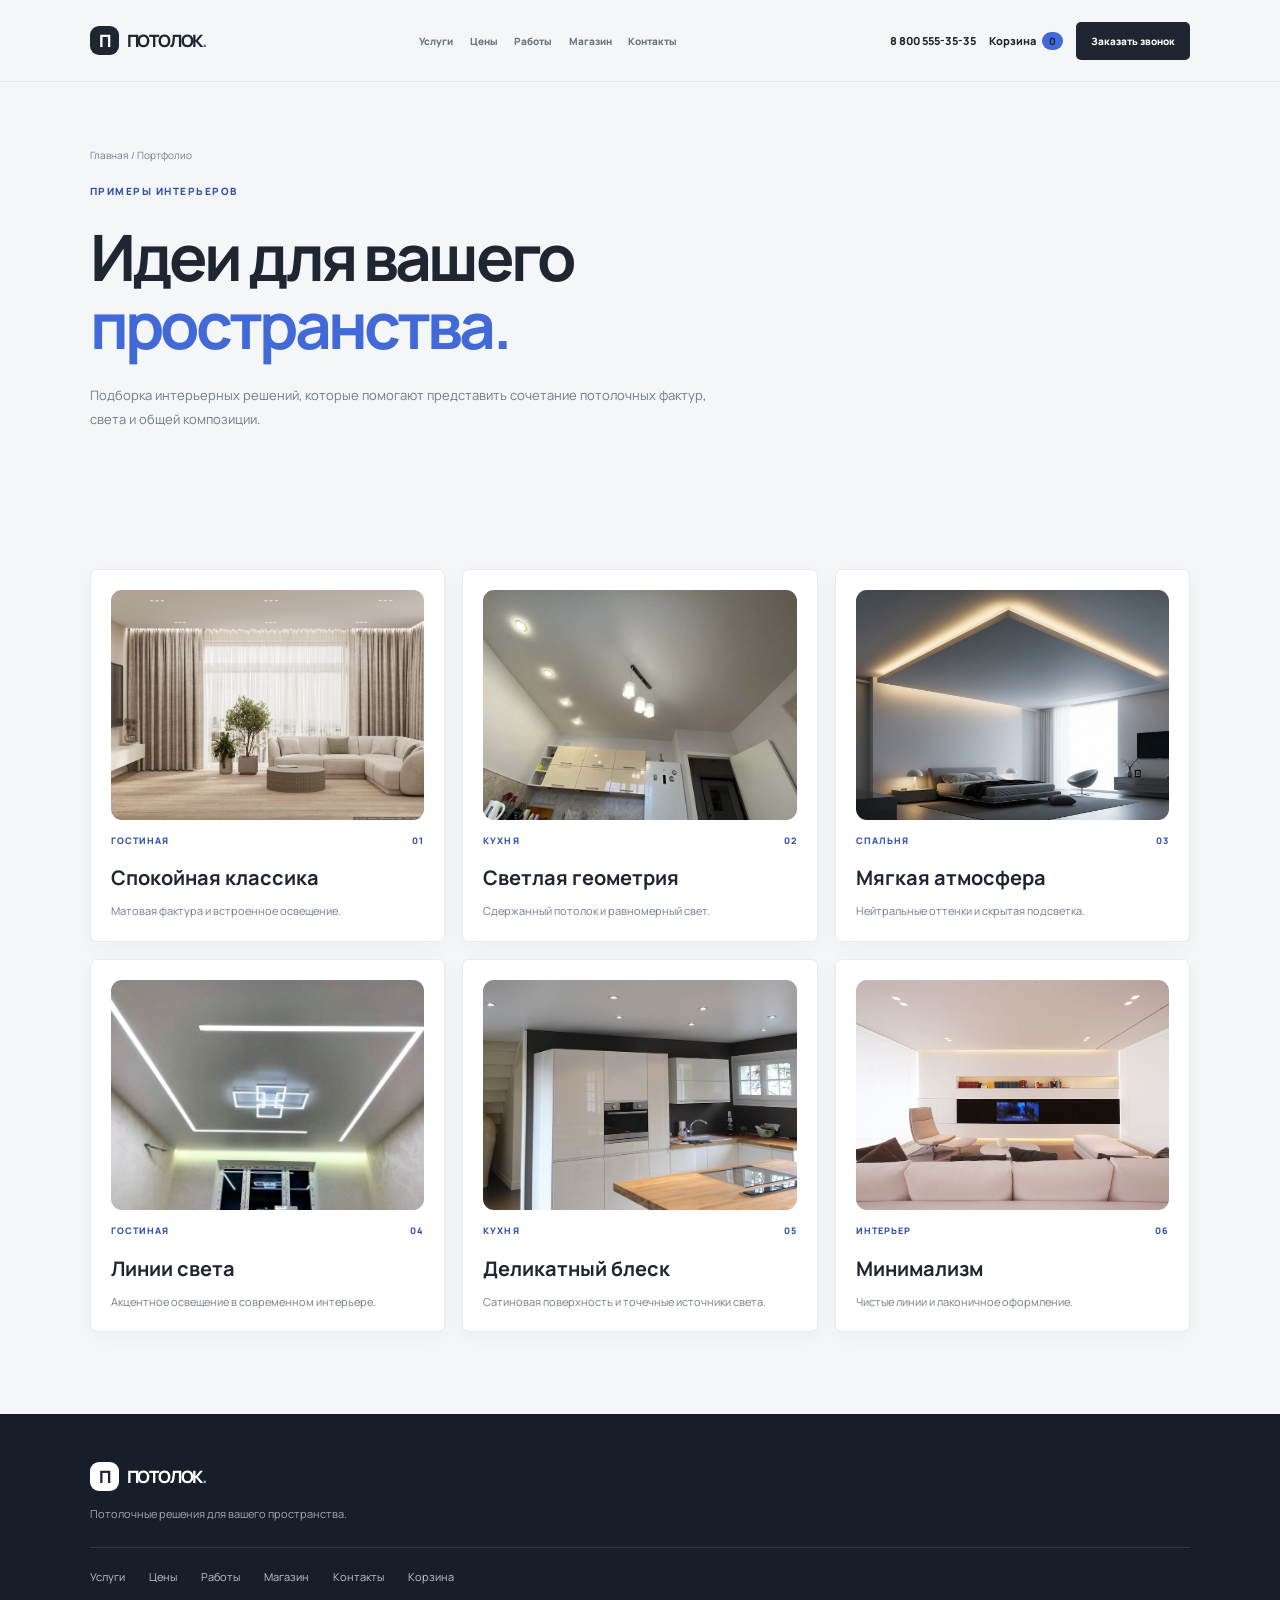
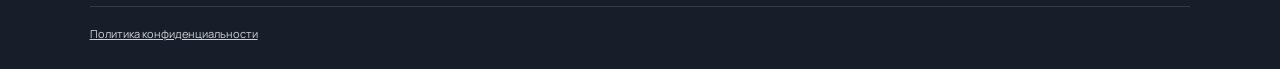
<file: portfolio.html>
<!doctype html>
<html lang="ru">
<head>
  <meta charset="utf-8">
  <meta name="viewport" content="width=device-width,initial-scale=1">
  <meta name="description" content="Натяжные потолки и освещение под ключ.">
  <title>Портфолио — ПОТОЛОК</title>
  <link rel="stylesheet" href="assets/style.css?v=5">
</head>
<body>
  <header class="site-header">
    <a class="logo" href="index.html">
      <span class="logo-mark">П</span>
      ПОТОЛОК
      <span class="logo-dot">.</span>
    </a>
    <nav class="main-nav">
      <a href="services.html">Услуги</a>
      <a href="prices.html">Цены</a>
      <a href="portfolio.html">Работы</a>
      <a href="shop.html">Магазин</a>
      <a href="contacts.html">Контакты</a>
    </nav>
    <div class="header-actions">
      <a class="phone" href="tel:+78005553535">8 800 555-35-35</a>
      <a class="cart-link" href="cart.html">
        Корзина
        <span class="cart-count" data-cart-count>0</span>
      </a>
      <button type="button" class="btn btn-dark btn-small" data-open-quote>
        Заказать звонок
      </button>
      <button class="menu-toggle" aria-label="Открыть меню" aria-expanded="false">☰</button>
    </div>
  </header>

  <main>
    <section class="page-hero">
      <div class="breadcrumbs">
        <a href="index.html">Главная</a> / Портфолио
      </div>
      <div class="kicker">ПРИМЕРЫ ИНТЕРЬЕРОВ</div>
      <h1>Идеи для вашего<br><em>пространства.</em></h1>
      <p>Подборка интерьерных решений, которые помогают представить сочетание потолочных фактур, света и общей композиции.</p>
    </section>

    <section class="section container">
      <div class="grid grid-3">
        <article class="service-card">
          <img src="photo/гостинная_в_спокойных_тонах.jpg">
          <div class="card-meta"><span>ГОСТИНАЯ</span><span>01</span></div>
          <h3>Спокойная классика</h3>
          <p>Матовая фактура и встроенное освещение.</p>
        </article>
        <article class="service-card">
          <img src="photo/Современная кухня.jpg">
          <div class="card-meta"><span>КУХНЯ</span><span>02</span></div>
          <h3>Светлая геометрия</h3>
          <p>Сдержанный потолок и равномерный свет.</p>
        </article>
        <article class="service-card">
          <img src="photo/спальня.jpg">
          <div class="card-meta"><span>СПАЛЬНЯ</span><span>03</span></div>
          <h3>Мягкая атмосфера</h3>
          <p>Нейтральные оттенки и скрытая подсветка.</p>
        </article>
        <article class="service-card">
          <img src="photo/гостинная2.jpg">
          <div class="card-meta"><span>ГОСТИНАЯ</span><span>04</span></div>
          <h3>Линии света</h3>
          <p>Акцентное освещение в современном интерьере.</p>
        </article>
        <article class="service-card">
          <img src="photo/кухня2.jpg">
          <div class="card-meta"><span>КУХНЯ</span><span>05</span></div>
          <h3>Деликатный блеск</h3>
          <p>Сатиновая поверхность и точечные источники света.</p>
        </article>
        <article class="service-card">
          <img src="photo/минимализм.jpg">
          <div class="card-meta"><span>ИНТЕРЬЕР</span><span>06</span></div>
          <h3>Минимализм</h3>
          <p>Чистые линии и лаконичное оформление.</p>
        </article>
      </div>
      </section>
  </main>

  <footer class="site-footer">
    <a class="logo logo-light" href="index.html">
      <span class="logo-mark">П</span>
      ПОТОЛОК
      <span class="logo-dot">.</span>
    </a>
    <p>Потолочные решения для вашего пространства.</p>
    <div class="footer-links">
      <a href="services.html">Услуги</a>
      <a href="prices.html">Цены</a>
      <a href="portfolio.html">Работы</a>
      <a href="shop.html">Магазин</a>
      <a href="contacts.html">Контакты</a>
      <a href="cart.html">Корзина</a>
    </div>

  <a class="privacy-footer-link" href="privacy.html">Политика конфиденциальности</a>
  </footer>

  <div class="toast"></div>

  <div class="modal" id="quoteModal" aria-hidden="true">
    <div class="modal-backdrop" data-close-modal></div>
    <div class="modal-panel">
      <button class="modal-close" data-close-modal aria-label="Закрыть">×</button>
      <div class="kicker">ЗАЯВКА НА ЗАМЕР</div>
      <h2>Расскажите о вашем потолке</h2>
      <p>Оставьте контакты — менеджер уточнит детали и поможет с расчётом.</p>
      <form id="quoteForm" class="form-grid">
        <label>Ваше имя
          <input name="name" required placeholder="Как к вам обращаться">
        </label>
        <label>Телефон
          <input name="number_phone" type="tel" required placeholder="+7 (___) ___-__-__">
          <input name="email" type="email" placeholder="Электронная почта">
        </label>
        <label>Площадь, м²
          <input name="area" type="number" min="1" required placeholder="Например, 18">
        </label>

        <fieldset class="service-select">
          <legend>Какая услуга вас интересует?</legend>

          <label>
            <input type="radio" name="services" value="Монтаж натяжного потолка" required>
            Монтаж натяжного потолка
          </label>

          <label>
            <input type="radio" name="services" value="Слив воды">
            Слив воды после затопления
          </label>

          <label>
            <input type="radio" name="services" value="Демонтаж старого потолка">
            Демонтаж старого потолка
          </label>

          <label>
            <input type="radio" name="services" value="Ремонт и вставка полотна">
            Ремонт и замена полотна
          </label>
        </fieldset>

        <label>Адрес
          <input name="address" required placeholder="Город, улица">
        </label>
        <label>Комментарий
          <textarea name="comment" rows="3" placeholder="Пожелания и особенности помещения"></textarea>
        </label>
        <label class="privacy-consent"><input type="checkbox" name="privacy_consent" required> <span>Я согласен на обработку персональных данных и принимаю <a href="privacy.html" target="_blank">политику конфиденциальности</a>.</span></label>
          <button class="btn btn-accent full" type="submit">Отправить заявку ↗</button>
        <small class="form-note">Данные используются для связи по вашей заявке.</small>
      </form>
      <div class="form-result"></div>
    </div>
  </div>

  <script src="assets/app.js?v=5"></script>
</body>
</html>
</file>
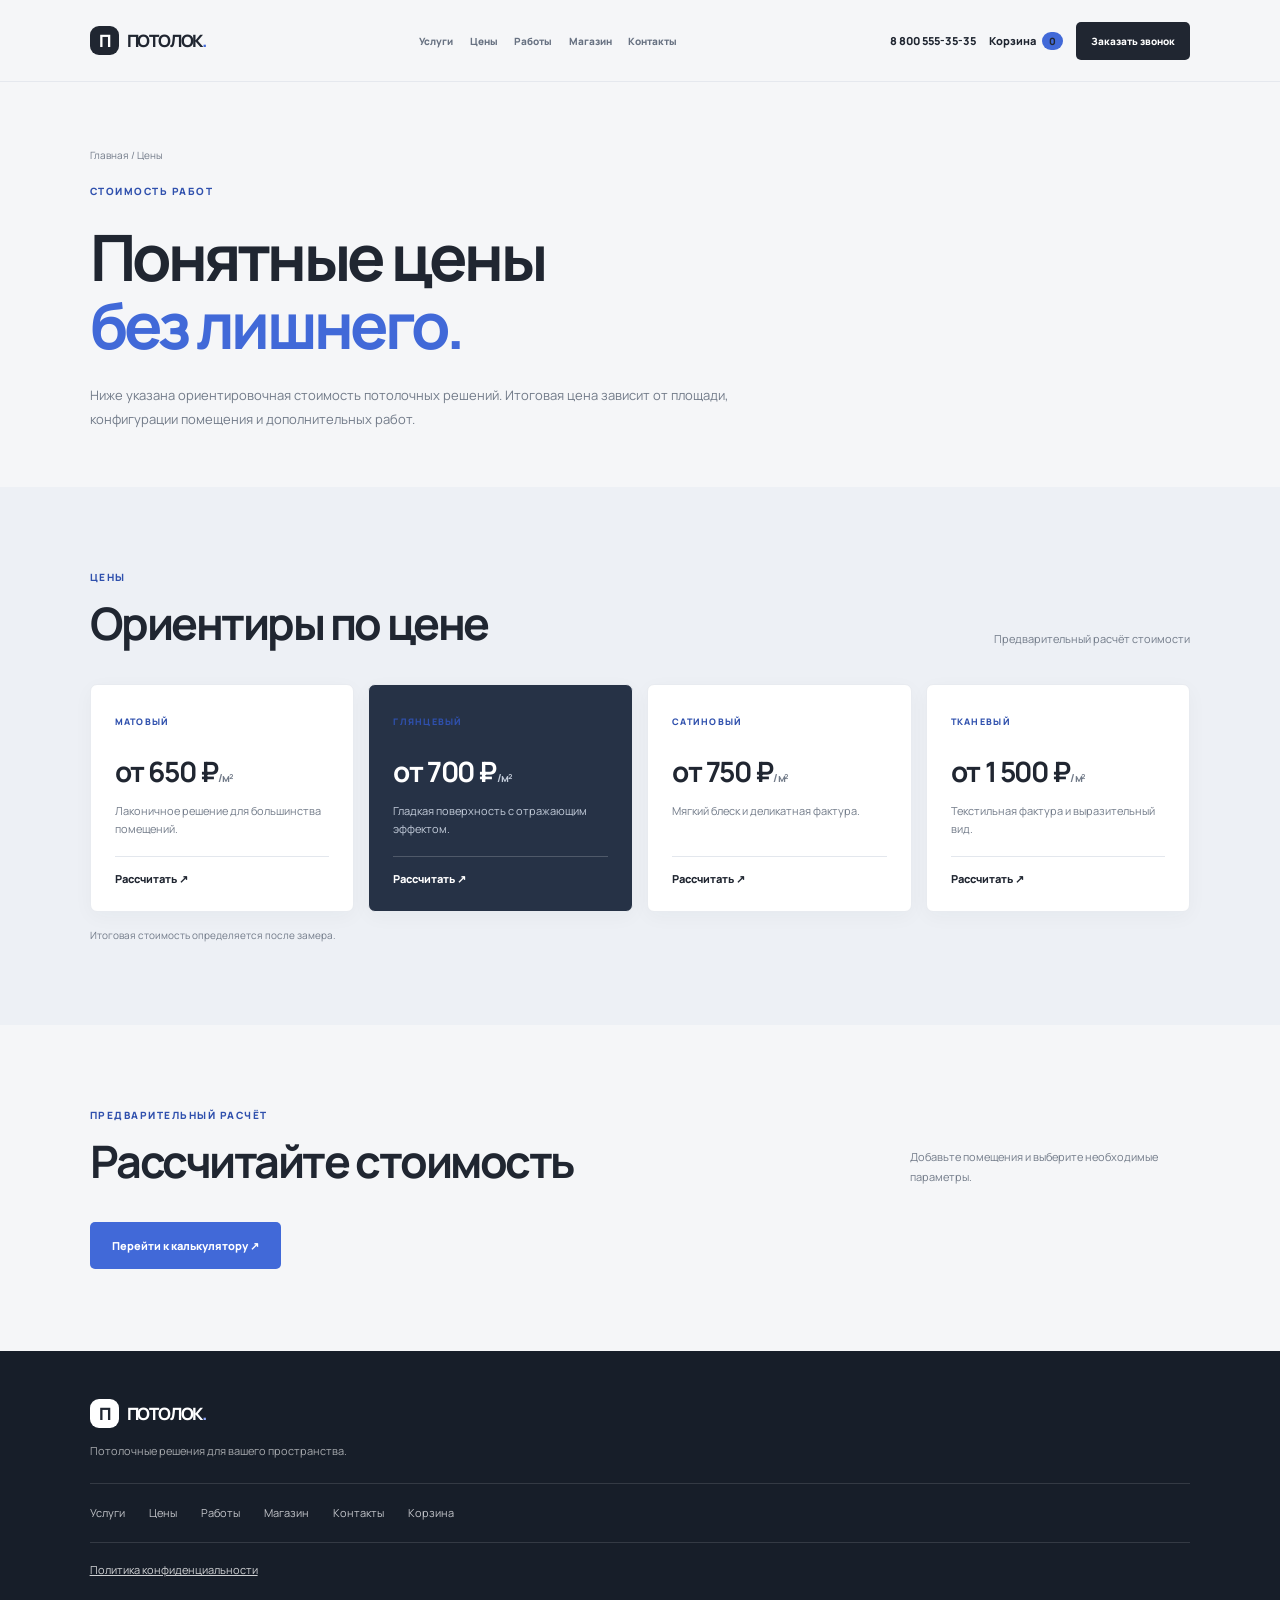
<file: prices.html>
<!doctype html>
<html lang="ru">
<head>
  <meta charset="utf-8">
  <meta name="viewport" content="width=device-width,initial-scale=1">
  <meta name="description" content="Цены на натяжные потолки и дополнительные работы.">
  <title>Цены — ПОТОЛОК</title>
  <link rel="stylesheet" href="assets/style.css?v=5">
</head>
<body>
  <header class="site-header">
    <a class="logo" href="index.html">
      <span class="logo-mark">П</span>
      ПОТОЛОК
      <span class="logo-dot">.</span>
    </a>
    <nav class="main-nav">
      <a href="services.html">Услуги</a>
      <a href="prices.html">Цены</a>
      <a href="portfolio.html">Работы</a>
      <a href="shop.html">Магазин</a>
      <a href="contacts.html">Контакты</a>
    </nav>
    <div class="header-actions">
      <a class="phone" href="tel:+78005553535">8 800 555-35-35</a>
      <a class="cart-link" href="cart.html">
        Корзина
        <span class="cart-count" data-cart-count>0</span>
      </a>
      <button type="button" class="btn btn-dark btn-small" data-open-quote>
        Заказать звонок
      </button>
      <button class="menu-toggle" aria-label="Открыть меню" aria-expanded="false">☰</button>
    </div>
  </header>

  <main>
    <section class="page-hero">
      <div class="breadcrumbs">
        <a href="index.html">Главная</a> / Цены
      </div>
      <div class="kicker">СТОИМОСТЬ РАБОТ</div>
      <h1>Понятные цены<br><em>без лишнего.</em></h1>
      <p>Ниже указана ориентировочная стоимость потолочных решений. Итоговая цена зависит от площади, конфигурации помещения и дополнительных работ.</p>
    </section>

    <section class="section price-section" id="prices">
      <div class="container">
        <div class="section-heading">
          <div>
            <div class="kicker">ЦЕНЫ</div>
            <h2>Ориентиры по цене</h2>
          </div>
          <p class="section-note">Предварительный расчёт стоимости</p>
        </div>
        <div class="price-grid">
          <article class="price-card">
            <span>МАТОВЫЙ</span>
            <h3>от 650 ₽<small> / м²</small></h3>
            <p>Лаконичное решение для большинства помещений.</p>
            <a href="#calculator">Рассчитать ↗</a>
          </article>
          <article class="price-card featured">
            <span>ГЛЯНЦЕВЫЙ</span>
            <h3>от 700 ₽<small> / м²</small></h3>
            <p>Гладкая поверхность с отражающим эффектом.</p>
            <a href="#calculator">Рассчитать ↗</a>
          </article>
          <article class="price-card">
            <span>САТИНОВЫЙ</span>
            <h3>от 750 ₽<small> / м²</small></h3>
            <p>Мягкий блеск и деликатная фактура.</p>
            <a href="#calculator">Рассчитать ↗</a>
          </article>
          <article class="price-card">
            <span>ТКАНЕВЫЙ</span>
            <h3>от 1 500 ₽<small> / м²</small></h3>
            <p>Текстильная фактура и выразительный вид.</p>
            <a href="#calculator">Рассчитать ↗</a>
          </article>
        </div>
        <p class="muted" style="font-size:10px;margin-top:15px">
          Итоговая стоимость определяется после замера.
        </p>
      </div>
    </section>

    <section class="section container" id="calculator">
      <div class="section-heading">
        <div>
          <div class="kicker">ПРЕДВАРИТЕЛЬНЫЙ РАСЧЁТ</div>
          <h2>Рассчитайте стоимость</h2>
        </div>
        <p class="section-note">Добавьте помещения и выберите необходимые параметры.</p>
      </div>
      <a class="btn btn-accent" href="index.html#calculator">Перейти к калькулятору ↗</a>
    </section>
  </main>

  <footer class="site-footer">
    <a class="logo logo-light" href="index.html">
      <span class="logo-mark">П</span>
      ПОТОЛОК
      <span class="logo-dot">.</span>
    </a>
    <p>Потолочные решения для вашего пространства.</p>
    <div class="footer-links">
      <a href="services.html">Услуги</a>
      <a href="prices.html">Цены</a>
      <a href="portfolio.html">Работы</a>
      <a href="shop.html">Магазин</a>
      <a href="contacts.html">Контакты</a>
      <a href="cart.html">Корзина</a>
    </div>

  <a class="privacy-footer-link" href="privacy.html">Политика конфиденциальности</a>
  </footer>

  <div class="toast"></div>

  <div class="modal" id="quoteModal" aria-hidden="true">
    <div class="modal-backdrop" data-close-modal></div>
    <div class="modal-panel">
      <button class="modal-close" data-close-modal aria-label="Закрыть">×</button>
      <div class="kicker">ЗАЯВКА НА ЗАМЕР</div>
      <h2>Расскажите о вашем потолке</h2>
      <p>Оставьте контакты — менеджер уточнит детали и поможет с расчётом.</p>
      <form id="quoteForm" class="form-grid">
        <label>Ваше имя
          <input name="name" required placeholder="Как к вам обращаться">
        </label>
        <label>Телефон
          <input name="number_phone" type="tel" required placeholder="+7 (___) ___-__-__">
          <input name="email" type="email" placeholder="Электронная почта">
        </label>
        <label>Площадь, м²
          <input name="area" type="number" min="1" required placeholder="Например, 18">
        </label>

        <fieldset class="service-select">
          <legend>Какая услуга вас интересует?</legend>

          <label>
            <input type="radio" name="services" value="Монтаж натяжного потолка" required>
            Монтаж натяжного потолка
          </label>

          <label>
            <input type="radio" name="services" value="Слив воды">
            Слив воды после затопления
          </label>

          <label>
            <input type="radio" name="services" value="Демонтаж старого потолка">
            Демонтаж старого потолка
          </label>

          <label>
            <input type="radio" name="services" value="Ремонт и вставка полотна">
            Ремонт и замена полотна
          </label>
        </fieldset>

        <label>Адрес
          <input name="address" required placeholder="Город, улица">
        </label>
        <label>Комментарий
          <textarea name="comment" rows="3" placeholder="Пожелания и особенности помещения"></textarea>
        </label>
        <label class="privacy-consent"><input type="checkbox" name="privacy_consent" required> <span>Я согласен на обработку персональных данных и принимаю <a href="privacy.html" target="_blank">политику конфиденциальности</a>.</span></label>
          <button class="btn btn-accent full" type="submit">Отправить заявку ↗</button>
        <small class="form-note">Данные используются для связи по вашей заявке.</small>
      </form>
      <div class="form-result"></div>
    </div>
  </div>

  <script src="assets/app.js?v=5"></script>
</body>
</html>
</file>
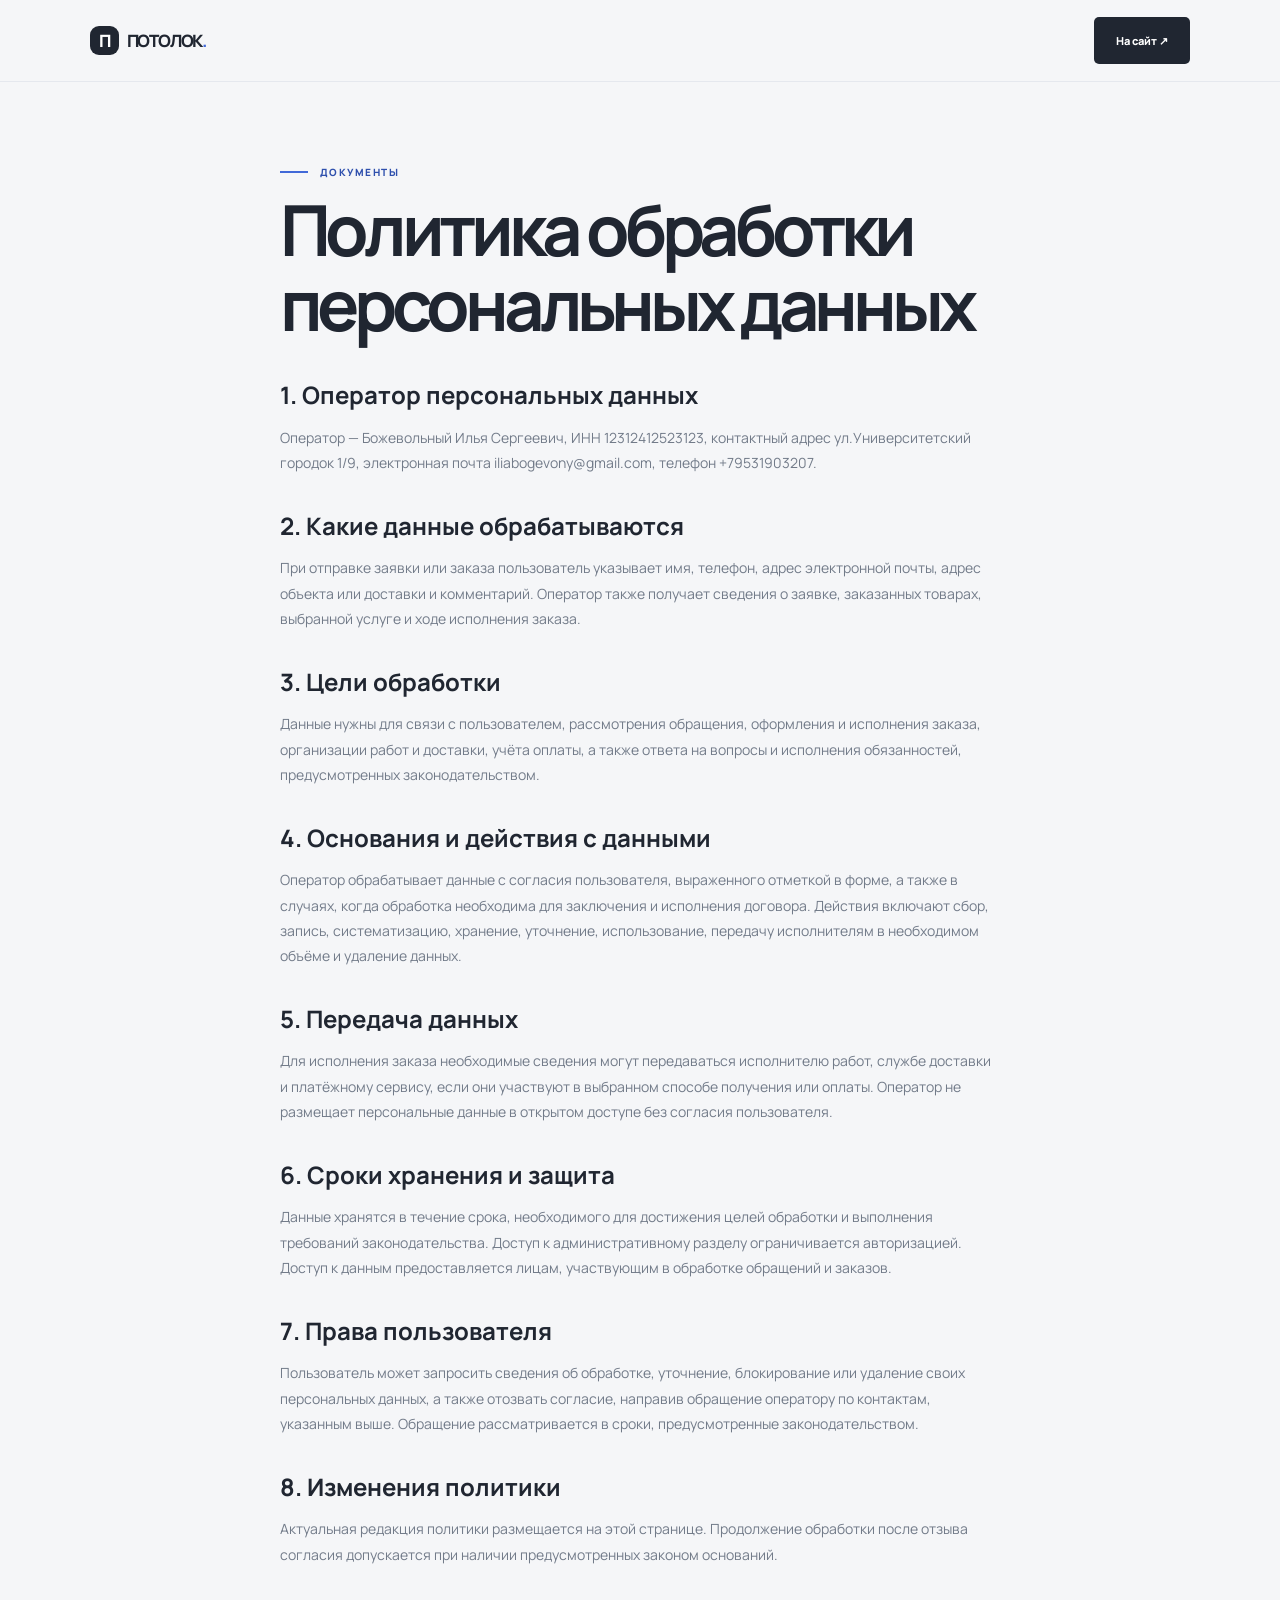
<file: privacy.html>
<!doctype html>
<html lang="ru">
<head><meta charset="utf-8"><meta name="viewport" content="width=device-width,initial-scale=1"><meta name="description" content="Политика обработки персональных данных"><title>Политика конфиденциальности — ПОТОЛОК</title><link rel="stylesheet" href="assets/style.css?v=5"></head>
<body>
<header class="site-header"><a class="logo" href="index.html"><span class="logo-mark">П</span>ПОТОЛОК<span class="logo-dot">.</span></a><a class="btn btn-dark" href="index.html">На сайт ↗</a></header>
<main class="section container legal-page">
<div class="eyebrow">ДОКУМЕНТЫ</div><h1>Политика обработки персональных данных</h1>
<h2>1. Оператор персональных данных</h2>
<p>Оператор — Божевольный Илья Сергеевич, ИНН 12312412523123, контактный адрес ул.Университетский городок 1/9, электронная почта iliabogevony@gmail.com, телефон +79531903207.</p>
<h2>2. Какие данные обрабатываются</h2><p>При отправке заявки или заказа пользователь указывает имя, телефон, адрес электронной почты, адрес объекта или доставки и комментарий. Оператор также получает сведения о заявке, заказанных товарах, выбранной услуге и ходе исполнения заказа.</p>
<h2>3. Цели обработки</h2><p>Данные нужны для связи с пользователем, рассмотрения обращения, оформления и исполнения заказа, организации работ и доставки, учёта оплаты, а также ответа на вопросы и исполнения обязанностей, предусмотренных законодательством.</p>
<h2>4. Основания и действия с данными</h2><p>Оператор обрабатывает данные с согласия пользователя, выраженного отметкой в форме, а также в случаях, когда обработка необходима для заключения и исполнения договора. Действия включают сбор, запись, систематизацию, хранение, уточнение, использование, передачу исполнителям в необходимом объёме и удаление данных.</p>
<h2>5. Передача данных</h2><p>Для исполнения заказа необходимые сведения могут передаваться исполнителю работ, службе доставки и платёжному сервису, если они участвуют в выбранном способе получения или оплаты. Оператор не размещает персональные данные в открытом доступе без согласия пользователя.</p>
<h2>6. Сроки хранения и защита</h2><p>Данные хранятся в течение срока, необходимого для достижения целей обработки и выполнения требований законодательства. Доступ к административному разделу ограничивается авторизацией. Доступ к данным предоставляется лицам, участвующим в обработке обращений и заказов.</p>
<h2>7. Права пользователя</h2><p>Пользователь может запросить сведения об обработке, уточнение, блокирование или удаление своих персональных данных, а также отозвать согласие, направив обращение оператору по контактам, указанным выше. Обращение рассматривается в сроки, предусмотренные законодательством.</p>
<h2>8. Изменения политики</h2><p>Актуальная редакция политики размещается на этой странице. Продолжение обработки после отзыва согласия допускается при наличии предусмотренных законом оснований.</p>
</main></body></html>
</file>
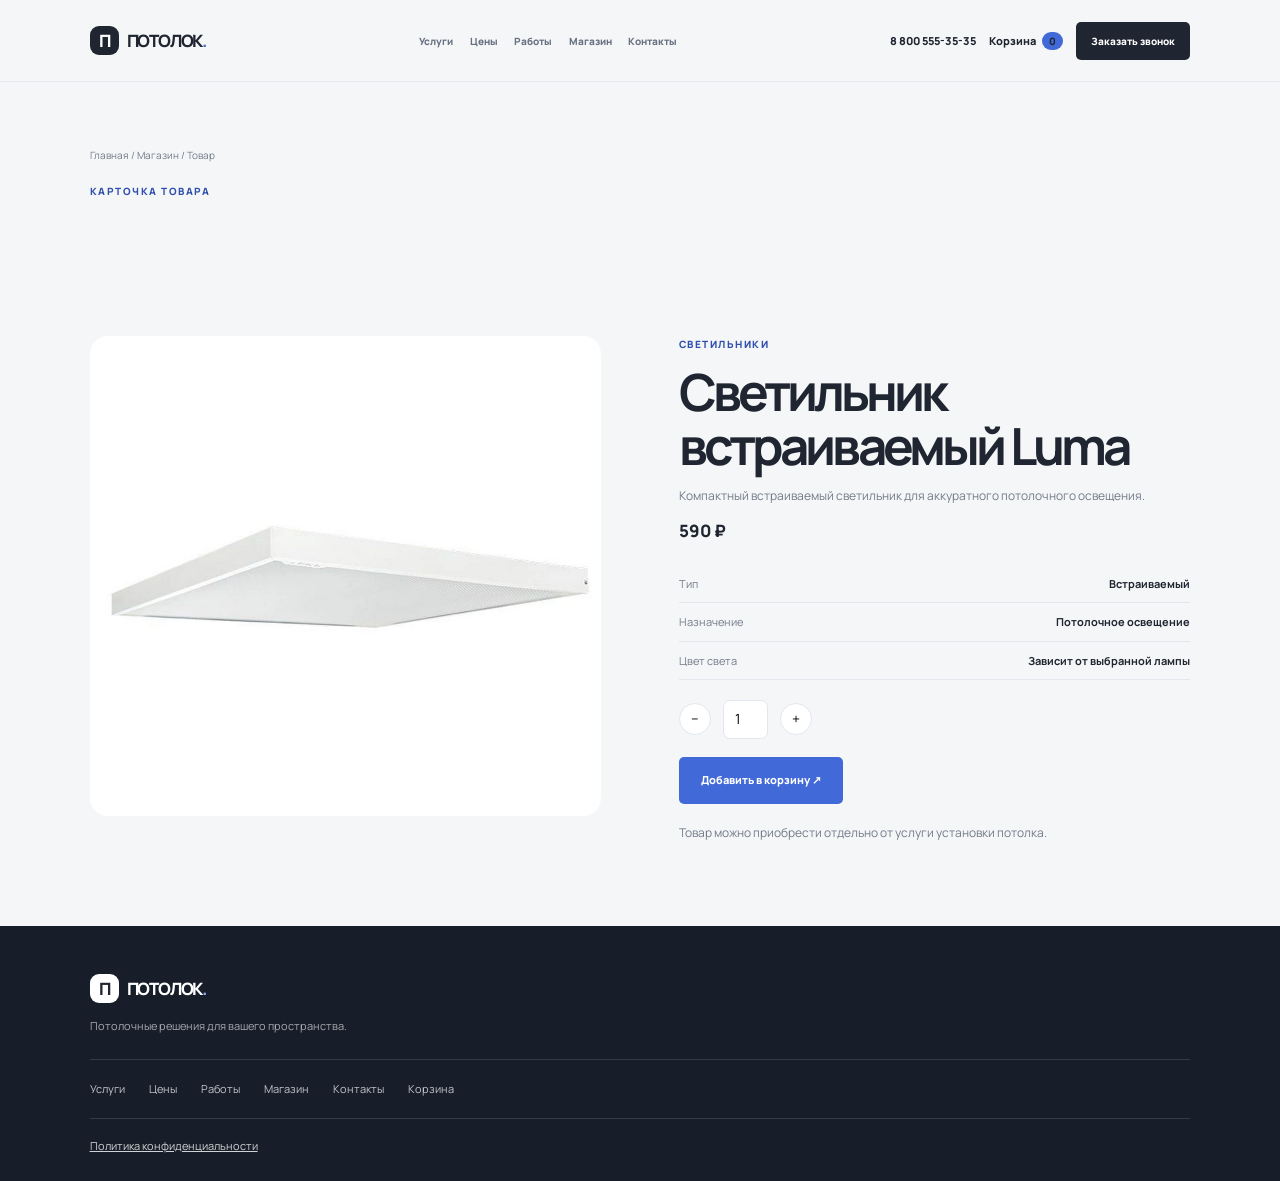
<file: product.html>
<!doctype html>
<html lang="ru">
<head>
  <meta charset="utf-8">
  <meta name="viewport" content="width=device-width,initial-scale=1">
  <meta name="description" content="Натяжные потолки и освещение под ключ.">
  <title>Товар — ПОТОЛОК</title>
  <link rel="stylesheet" href="assets/style.css?v=5">
</head>
<body>
  <header class="site-header">
    <a class="logo" href="index.html">
      <span class="logo-mark">П</span>
      ПОТОЛОК
      <span class="logo-dot">.</span>
    </a>
    <nav class="main-nav">
      <a href="services.html">Услуги</a>
      <a href="prices.html">Цены</a>
      <a href="portfolio.html">Работы</a>
      <a href="shop.html">Магазин</a>
      <a href="contacts.html">Контакты</a>
    </nav>
    <div class="header-actions">
      <a class="phone" href="tel:+78005553535">8 800 555-35-35</a>
      <a class="cart-link" href="cart.html">
        Корзина
        <span class="cart-count" data-cart-count>0</span>
      </a>
      <button type="button" class="btn btn-dark btn-small" data-open-quote>
        Заказать звонок
      </button>
      <button class="menu-toggle" aria-label="Открыть меню" aria-expanded="false">☰</button>
    </div>
  </header>

  <main>
    <section class="page-hero">
      <div class="breadcrumbs">
        <a href="index.html">Главная</a> /
        <a href="shop.html">Магазин</a> /
        Товар
      </div>
      <div class="kicker">КАРТОЧКА ТОВАРА</div>
    </section>

    <section class="section container">
      <div id="productDetail" class="product-detail"></div>
    </section>
  </main>

  <footer class="site-footer">
    <a class="logo logo-light" href="index.html">
      <span class="logo-mark">П</span>
      ПОТОЛОК
      <span class="logo-dot">.</span>
    </a>
    <p>Потолочные решения для вашего пространства.</p>
    <div class="footer-links">
      <a href="services.html">Услуги</a>
      <a href="prices.html">Цены</a>
      <a href="portfolio.html">Работы</a>
      <a href="shop.html">Магазин</a>
      <a href="contacts.html">Контакты</a>
      <a href="cart.html">Корзина</a>
    </div>

  <a class="privacy-footer-link" href="privacy.html">Политика конфиденциальности</a>
  </footer>

  <div class="toast"></div>

  <div class="modal" id="quoteModal" aria-hidden="true">
    <div class="modal-backdrop" data-close-modal></div>
    <div class="modal-panel">
      <button class="modal-close" data-close-modal aria-label="Закрыть">×</button>
      <div class="kicker">ЗАЯВКА НА ЗАМЕР</div>
      <h2>Расскажите о вашем потолке</h2>
      <p>Оставьте контакты — менеджер уточнит детали и поможет с расчётом.</p>
      <form id="quoteForm" class="form-grid">
        <label>Ваше имя
          <input name="name" required placeholder="Как к вам обращаться">
        </label>
        <label>Телефон
          <input name="number_phone" type="tel" required placeholder="+7 (___) ___-__-__">
          <input name="email" type="email" placeholder="Электронная почта">
        </label>
        <label>Площадь, м²
          <input name="area" type="number" min="1" required placeholder="Например, 18">
        </label>

        <fieldset class="service-select">
          <legend>Какая услуга вас интересует?</legend>

          <label>
            <input type="radio" name="services" value="Монтаж натяжного потолка" required>
            Монтаж натяжного потолка
          </label>

          <label>
            <input type="radio" name="services" value="Слив воды">
            Слив воды после затопления
          </label>

          <label>
            <input type="radio" name="services" value="Демонтаж старого потолка">
            Демонтаж старого потолка
          </label>

          <label>
            <input type="radio" name="services" value="Ремонт и вставка полотна">
            Ремонт и замена полотна
          </label>
        </fieldset>

        <label>Адрес
          <input name="address" required placeholder="Город, улица">
        </label>
        <label>Комментарий
          <textarea name="comment" rows="3" placeholder="Пожелания и особенности помещения"></textarea>
        </label>
        <label class="privacy-consent"><input type="checkbox" name="privacy_consent" required> <span>Я согласен на обработку персональных данных и принимаю <a href="privacy.html" target="_blank">политику конфиденциальности</a>.</span></label>
          <button class="btn btn-accent full" type="submit">Отправить заявку ↗</button>
        <small class="form-note">Данные используются для связи по вашей заявке.</small>
      </form>
      <div class="form-result"></div>
    </div>
  </div>

  <script src="assets/app.js?v=5"></script>
  <script src="assets/product.js"></script>
</body>
</html>
</file>
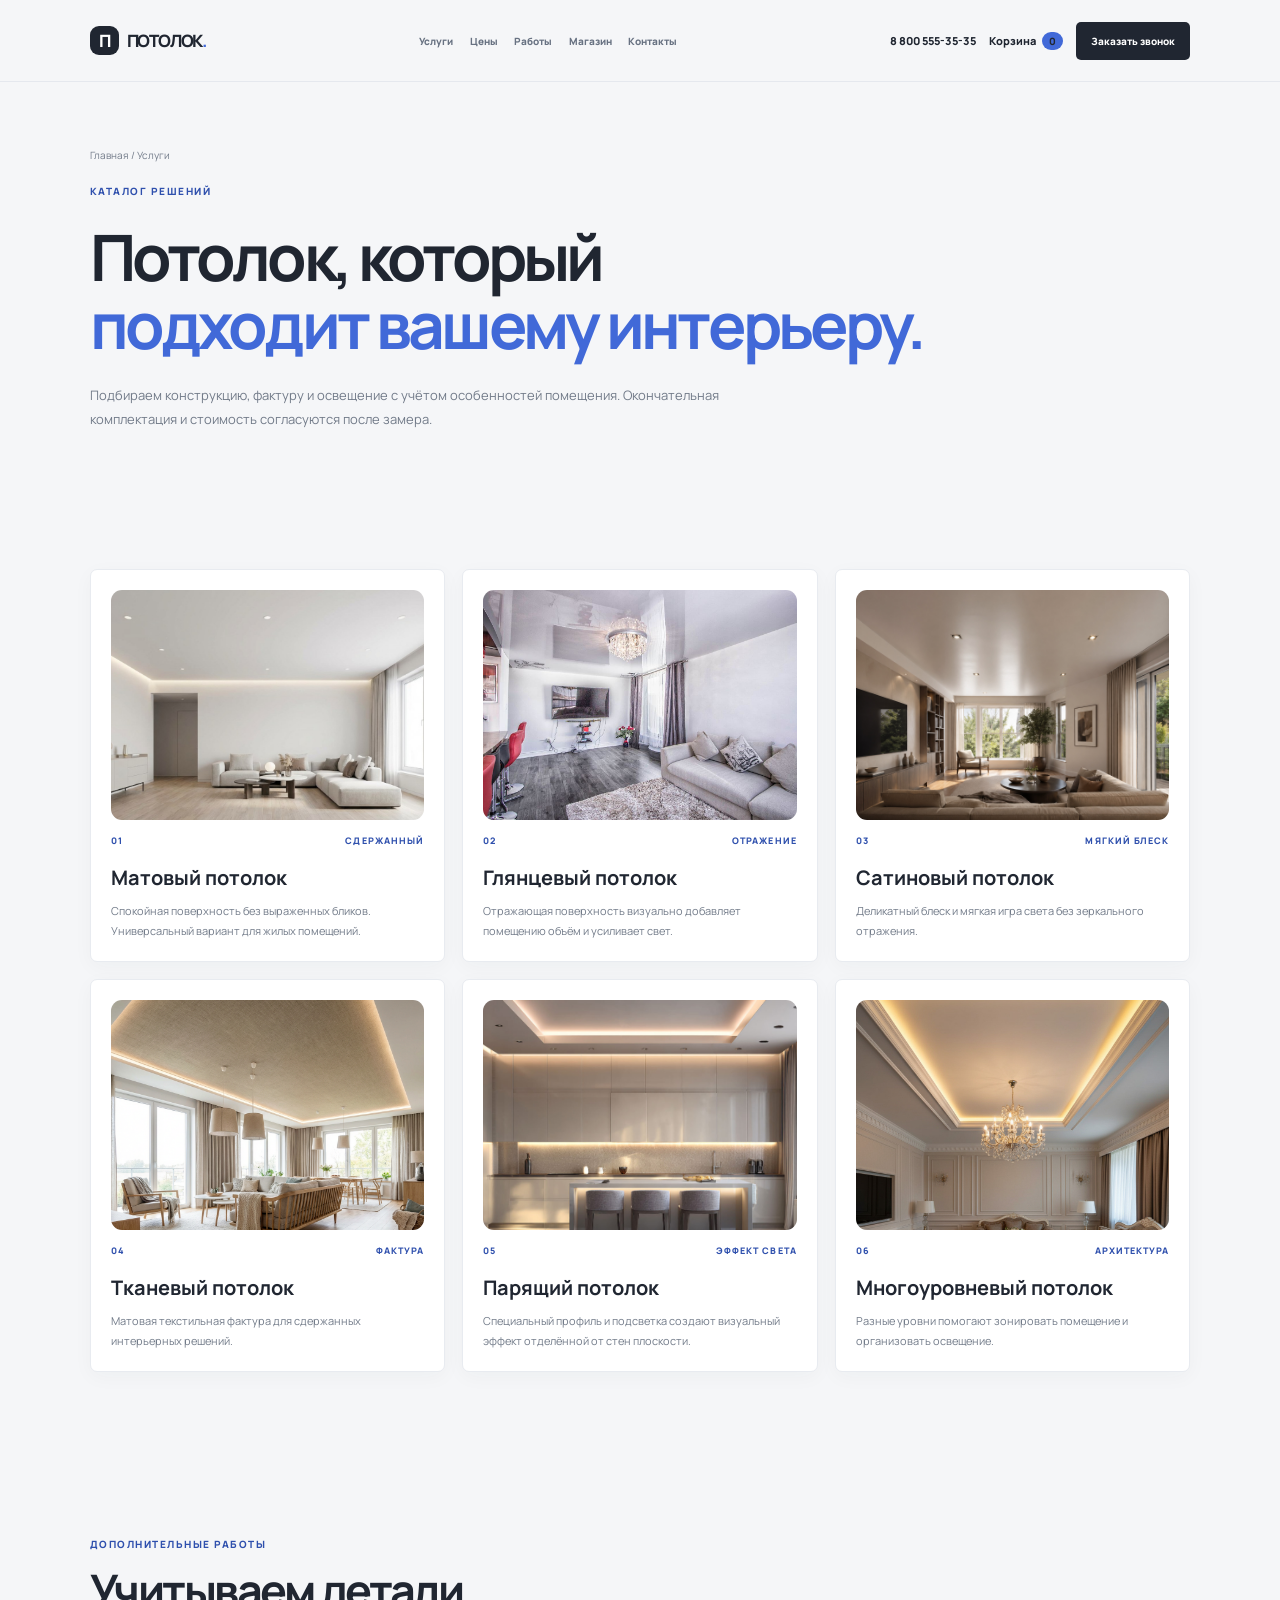
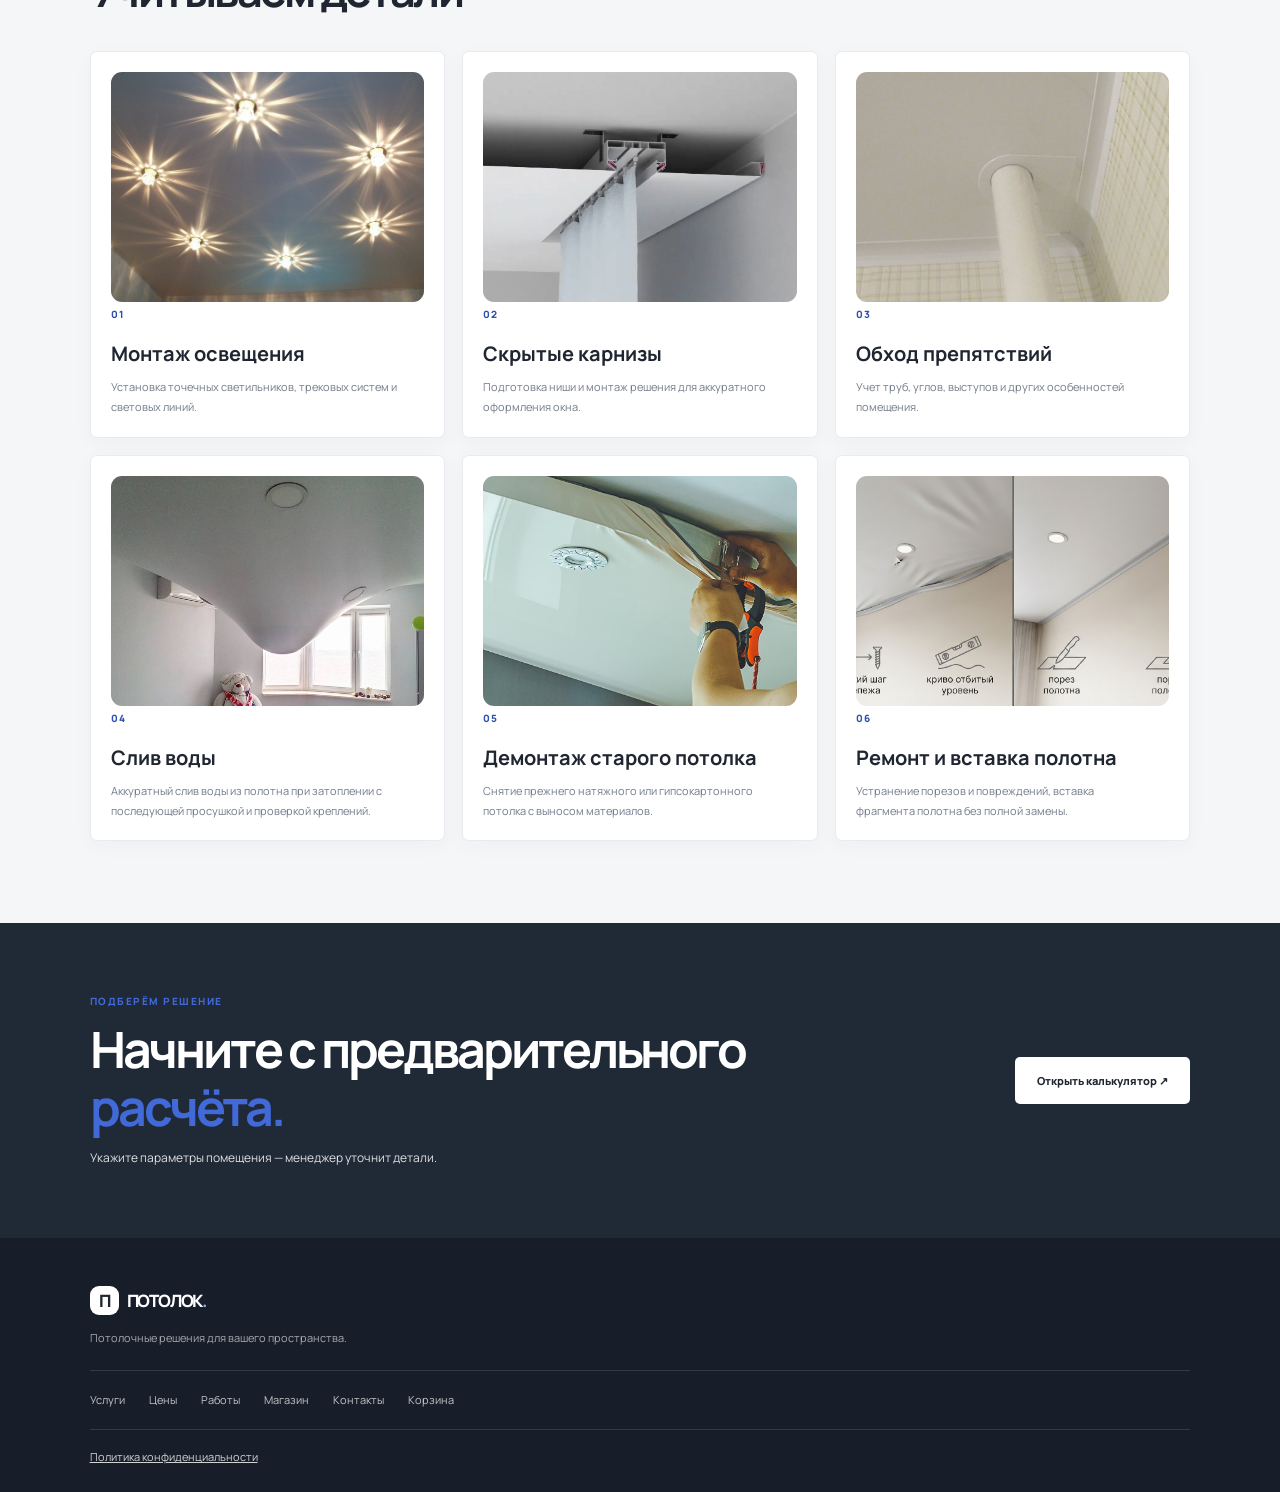
<file: services.html>
<!doctype html>
<html lang="ru">
<head>
  <meta charset="utf-8">
  <meta name="viewport" content="width=device-width,initial-scale=1">
  <meta name="description" content="Натяжные потолки и освещение под ключ.">
  <title>Услуги — ПОТОЛОК</title>
  <link rel="stylesheet" href="assets/style.css?v=5">
</head>
<body>
  <header class="site-header">
    <a class="logo" href="index.html">
      <span class="logo-mark">П</span>
      ПОТОЛОК
      <span class="logo-dot">.</span>
    </a>
    <nav class="main-nav">
      <a href="services.html">Услуги</a>
      <a href="prices.html">Цены</a>
      <a href="portfolio.html">Работы</a>
      <a href="shop.html">Магазин</a>
      <a href="contacts.html">Контакты</a>
    </nav>
    <div class="header-actions">
      <a class="phone" href="tel:+78005553535">8 800 555-35-35</a>
      <a class="cart-link" href="cart.html">
        Корзина
        <span class="cart-count" data-cart-count>0</span>
      </a>
      <button type="button" class="btn btn-dark btn-small" data-open-quote>
        Заказать звонок
      </button>
      <button class="menu-toggle" aria-label="Открыть меню" aria-expanded="false">☰</button>
    </div>
  </header>

  <main>
    <section class="page-hero">
      <div class="breadcrumbs">
        <a href="index.html">Главная</a> / Услуги
      </div>
      <div class="kicker">КАТАЛОГ РЕШЕНИЙ</div>
      <h1>Потолок, который<br><em>подходит вашему интерьеру.</em></h1>
      <p>Подбираем конструкцию, фактуру и освещение с учётом особенностей помещения. Окончательная комплектация и стоимость согласуются после замера.</p>
    </section>

    <section class="section container">
      <div class="grid grid-3">
        <article class="service-card" id="mat">
          <img src="photo/матовый.jpg" alt="Матовый натяжной потолок">
          <div class="card-meta"><span>01</span><span>СДЕРЖАННЫЙ</span></div>
          <h3>Матовый потолок</h3>
          <p>Спокойная поверхность без выраженных бликов. Универсальный вариант для жилых помещений.</p>
        </article>
        <article class="service-card" id="gloss">
          <img src="photo/глянцевый.jpeg" alt="Глянцевый натяжной потолок">
          <div class="card-meta"><span>02</span><span>ОТРАЖЕНИЕ</span></div>
          <h3>Глянцевый потолок</h3>
          <p>Отражающая поверхность визуально добавляет помещению объём и усиливает свет.</p>
        </article>
        <article class="service-card" id="satin">
          <img src="photo/сатиновый.jpg" alt="Сатиновый натяжной потолок">
          <div class="card-meta"><span>03</span><span>МЯГКИЙ БЛЕСК</span></div>
          <h3>Сатиновый потолок</h3>
          <p>Деликатный блеск и мягкая игра света без зеркального отражения.</p>
        </article>
        <article class="service-card" id="fabric">
          <img src="photo/тканевый.png" alt="Тканевый натяжной потолок">
          <div class="card-meta"><span>04</span><span>ФАКТУРА</span></div>
          <h3>Тканевый потолок</h3>
          <p>Матовая текстильная фактура для сдержанных интерьерных решений.</p>
        </article>
        <article class="service-card" id="floating">
          <img src="photo/парящий.jpg" alt="Парящий натяжной потолок">
          <div class="card-meta"><span>05</span><span>ЭФФЕКТ СВЕТА</span></div>
          <h3>Парящий потолок</h3>
          <p>Специальный профиль и подсветка создают визуальный эффект отделённой от стен плоскости.</p>
        </article>
        <article class="service-card" id="multi">
          <img src="photo/многоуровневый.jpg" alt="Многоуровневый натяжной потолок">
          <div class="card-meta"><span>06</span><span>АРХИТЕКТУРА</span></div>
          <h3>Многоуровневый потолок</h3>
          <p>Разные уровни помогают зонировать помещение и организовать освещение.</p>
        </article>
      </div>
    </section>

    <section class="section container">
      <div class="section-heading">
        <div>
          <div class="kicker">ДОПОЛНИТЕЛЬНЫЕ РАБОТЫ</div>
          <h2>Учитываем детали</h2>
        </div>
      </div>
      <div class="grid grid-3">
        <article class="service-card">
          <img src="photo/освещение.jpg" alt="Монтаж освещения">
          <span class="number">01</span>
          <h3>Монтаж освещения</h3>
          <p>Установка точечных светильников, трековых систем и световых линий.</p>
        </article>
        <article class="service-card">
          <img src="photo/карниз.jpg" alt="Скрытый карниз">
          <span class="number">02</span>
          <h3>Скрытые карнизы</h3>
          <p>Подготовка ниши и монтаж решения для аккуратного оформления окна.</p>
        </article>
        <article class="service-card">
          <img src="photo/труба.jpg" alt="Обход препятствий">
          <span class="number">03</span>
          <h3>Обход препятствий</h3>
          <p>Учет труб, углов, выступов и других особенностей помещения.</p>
        </article>
        <article class="service-card">
          <img src="photo/слив.jpg" alt="Слив воды">
          <span class="number">04</span>
          <h3>Слив воды</h3>
          <p>Аккуратный слив воды из полотна при затоплении с последующей просушкой и проверкой креплений.</p>
        </article>
        <article class="service-card">
          <img src="photo/демонтаж.jpg" alt="Демонтаж старого потолка">
          <span class="number">05</span>
          <h3>Демонтаж старого потолка</h3>
          <p>Снятие прежнего натяжного или гипсокартонного потолка с выносом материалов.</p>
        </article>
        <article class="service-card">
          <img src="photo/ремонт.jpg" alt="Ремонт и вставка полотна">
          <span class="number">06</span>
          <h3>Ремонт и вставка полотна</h3>
          <p>Устранение порезов и повреждений, вставка фрагмента полотна без полной замены.</p>
        </article>
      </div>
    </section>

    <section class="final-cta">
      <div>
        <div class="kicker" style="color:var(--accent)">ПОДБЕРЁМ РЕШЕНИЕ</div>
        <h2>Начните с предварительного<br><em>расчёта.</em></h2>
        <p>Укажите параметры помещения — менеджер уточнит детали.</p>
      </div>
      <a class="btn btn-light" href="index.html#calculator">Открыть калькулятор ↗</a>
    </section>
  </main>

  <footer class="site-footer">
    <a class="logo logo-light" href="index.html">
      <span class="logo-mark">П</span>
      ПОТОЛОК
      <span class="logo-dot">.</span>
    </a>
    <p>Потолочные решения для вашего пространства.</p>
    <div class="footer-links">
      <a href="services.html">Услуги</a>
      <a href="prices.html">Цены</a>
      <a href="portfolio.html">Работы</a>
      <a href="shop.html">Магазин</a>
      <a href="contacts.html">Контакты</a>
      <a href="cart.html">Корзина</a>
    </div>

  <a class="privacy-footer-link" href="privacy.html">Политика конфиденциальности</a>
  </footer>

  <div class="toast"></div>

  <div class="modal" id="quoteModal" aria-hidden="true">
    <div class="modal-backdrop" data-close-modal></div>
    <div class="modal-panel">
      <button class="modal-close" data-close-modal aria-label="Закрыть">×</button>
      <div class="kicker">ЗАЯВКА НА ЗАМЕР</div>
      <h2>Расскажите о вашем потолке</h2>
      <p>Оставьте контакты — менеджер уточнит детали и поможет с расчётом.</p>
      <form id="quoteForm" class="form-grid">
        <label>Ваше имя
          <input name="name" required placeholder="Как к вам обращаться">
        </label>
        <label>Телефон
          <input name="number_phone" type="tel" required placeholder="+7 (___) ___-__-__">
          <input name="email" type="email" placeholder="Электронная почта">
        </label>
        <label>Площадь, м²
          <input name="area" type="number" min="1" required placeholder="Например, 18">
        </label>

        <fieldset class="service-select">
          <legend>Какая услуга вас интересует?</legend>

          <label>
            <input type="radio" name="services" value="Монтаж натяжного потолка" required>
            Монтаж натяжного потолка
          </label>

          <label>
            <input type="radio" name="services" value="Слив воды">
            Слив воды после затопления
          </label>

          <label>
            <input type="radio" name="services" value="Демонтаж старого потолка">
            Демонтаж старого потолка
          </label>

          <label>
            <input type="radio" name="services" value="Ремонт и вставка полотна">
            Ремонт и замена полотна
          </label>
        </fieldset>

        <label>Адрес
          <input name="address" required placeholder="Город, улица">
        </label>
        <label>Комментарий
          <textarea name="comment" rows="3" placeholder="Пожелания и особенности помещения"></textarea>
        </label>
        <label class="privacy-consent"><input type="checkbox" name="privacy_consent" required> <span>Я согласен на обработку персональных данных и принимаю <a href="privacy.html" target="_blank">политику конфиденциальности</a>.</span></label>
          <button class="btn btn-accent full" type="submit">Отправить заявку ↗</button>
        <small class="form-note">Данные используются для связи по вашей заявке.</small>
      </form>
      <div class="form-result"></div>
    </div>
  </div>

  <script src="assets/app.js?v=5"></script>
</body>
</html>
</file>
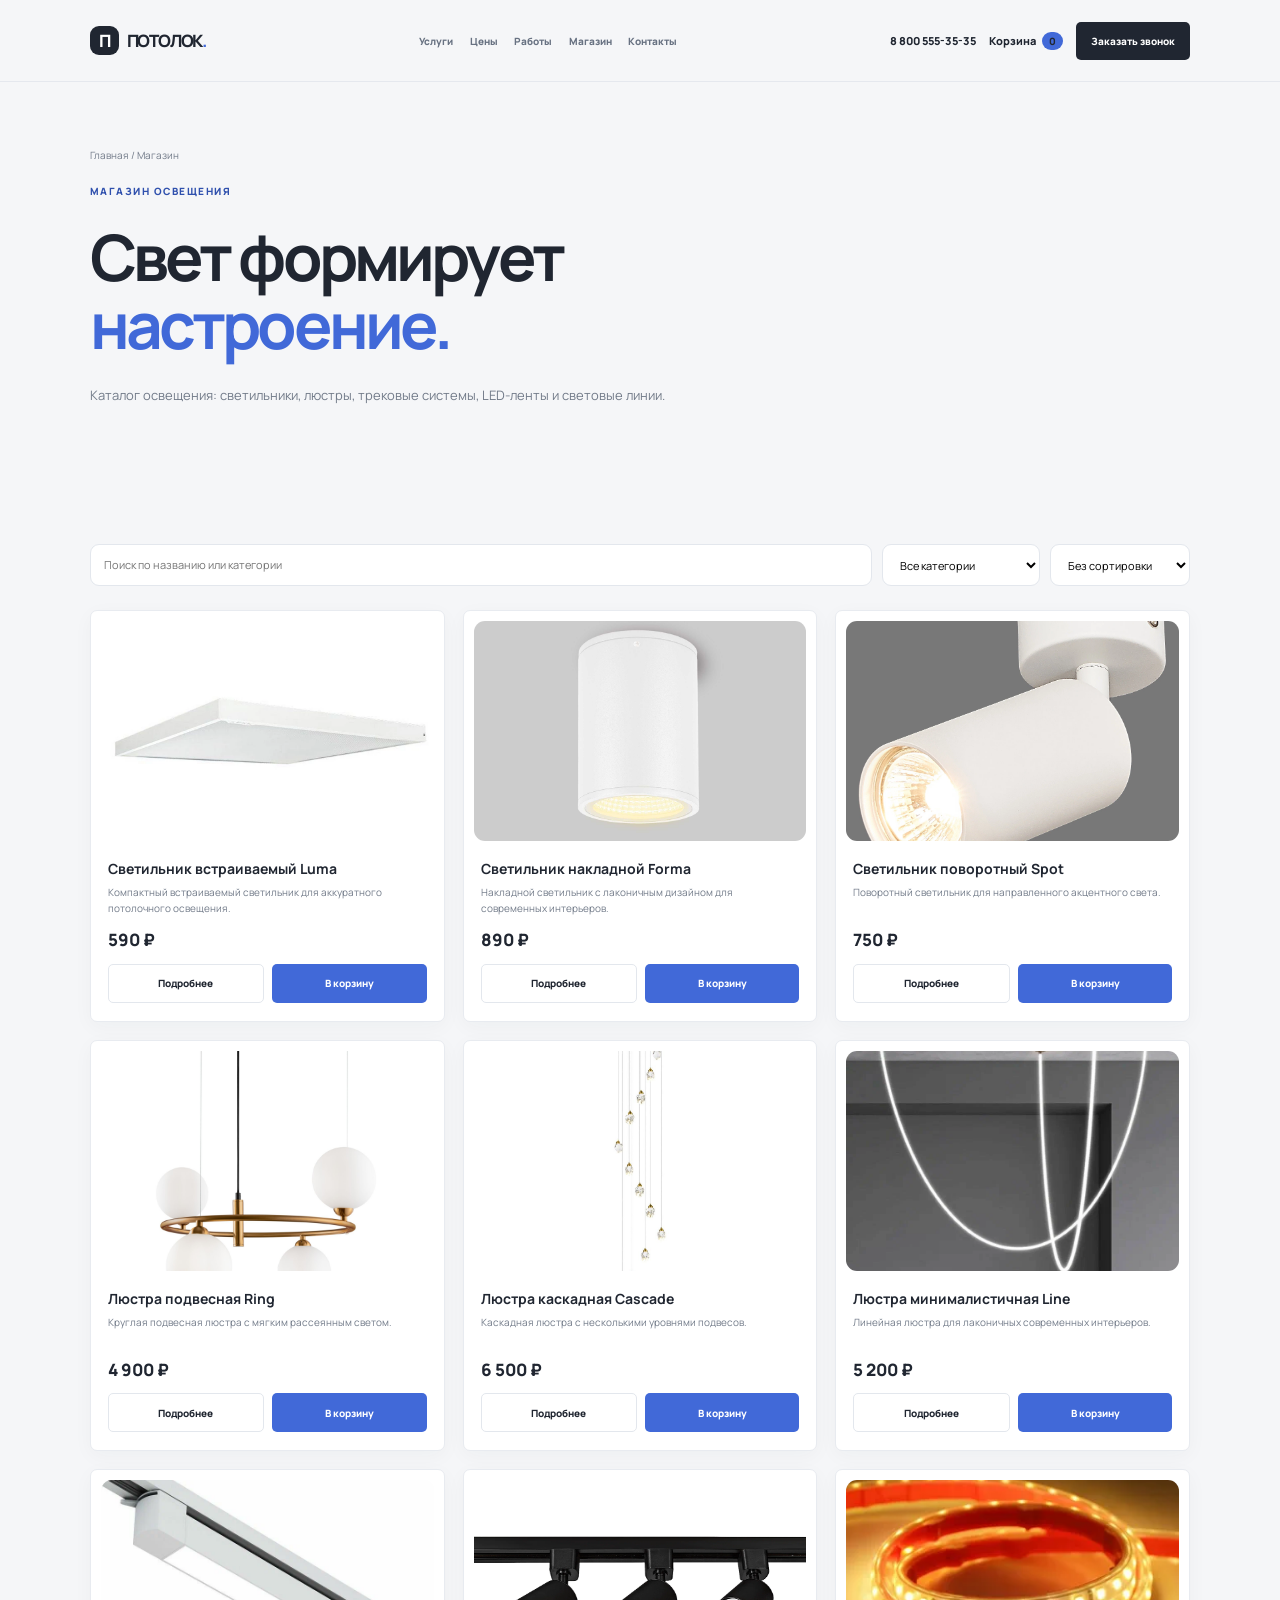
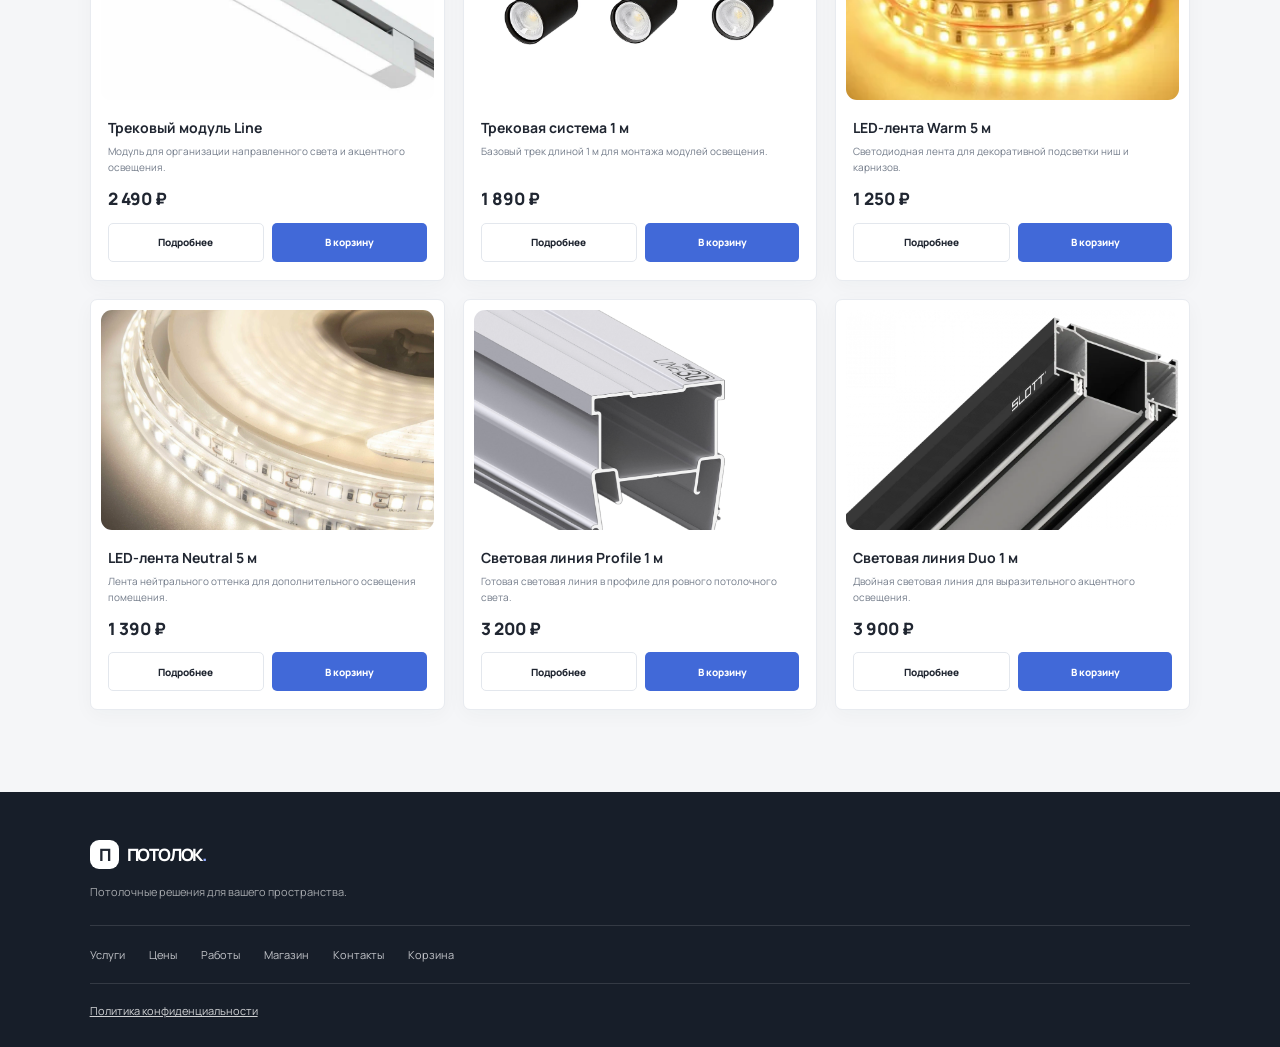
<file: shop.html>
<!doctype html>
<html lang="ru">
<head>
  <meta charset="utf-8">
  <meta name="viewport" content="width=device-width,initial-scale=1">
  <meta name="description" content="Натяжные потолки и освещение под ключ.">
  <title>Магазин освещения — ПОТОЛОК</title>
  <link rel="stylesheet" href="assets/style.css?v=5">
</head>
<body>
  <header class="site-header">
    <a class="logo" href="index.html">
      <span class="logo-mark">П</span>
      ПОТОЛОК
      <span class="logo-dot">.</span>
    </a>
    <nav class="main-nav">
      <a href="services.html">Услуги</a>
      <a href="prices.html">Цены</a>
      <a href="portfolio.html">Работы</a>
      <a href="shop.html">Магазин</a>
      <a href="contacts.html">Контакты</a>
    </nav>
    <div class="header-actions">
      <a class="phone" href="tel:+78005553535">8 800 555-35-35</a>
      <a class="cart-link" href="cart.html">
        Корзина
        <span class="cart-count" data-cart-count>0</span>
      </a>
      <button type="button" class="btn btn-dark btn-small" data-open-quote>
        Заказать звонок
      </button>
      <button class="menu-toggle" aria-label="Открыть меню" aria-expanded="false">☰</button>
    </div>
  </header>

  <main>
    <section class="page-hero">
      <div class="breadcrumbs">
        <a href="index.html">Главная</a> / Магазин
      </div>
      <div class="kicker">МАГАЗИН ОСВЕЩЕНИЯ</div>
      <h1>Свет формирует<br><em>настроение.</em></h1>
      <p>Каталог освещения: светильники, люстры, трековые системы, LED-ленты и световые линии.</p>
    </section>

    <section class="section container">
      <div class="filters">
        <input id="productSearch" type="search" placeholder="Поиск по названию или категории">
        <select id="categoryFilter">
          <option value="all">Все категории</option>
          <option value="Светильники">Светильники</option>
          <option value="Люстры">Люстры</option>
          <option value="Трековое освещение">Трековое освещение</option>
          <option value="LED-ленты">LED-ленты</option>
          <option value="Световые линии">Световые линии</option>
        </select>
        <select id="sortFilter">
          <option value="">Без сортировки</option>
          <option value="asc">Сначала дешевле</option>
          <option value="desc">Сначала дороже</option>
        </select>
      </div>

      <p id="noProducts" class="muted" hidden>Ничего не найдено.</p>

      <div class="product-grid">

        <article class="product-card" data-product data-id="spot-01" data-name="Светильник встраиваемый Luma" data-price="590" data-category="Светильники" data-image="photo/1.jpg">
          <img src="photo/1.jpg" alt="Светильник встраиваемый Luma">
          <div class="product-info">
            <h3>Светильник встраиваемый Luma</h3>
            <p>Компактный встраиваемый светильник для аккуратного потолочного освещения.</p>
            <div class="product-price">590 ₽</div>
            <div class="product-actions">
              <a class="btn btn-outline" href="product.html?id=spot-01">Подробнее</a>
              <button class="btn btn-accent" data-add-product>В корзину</button>
            </div>
          </div>
        </article>

        <article class="product-card" data-product data-id="spot-02" data-name="Светильник накладной Forma" data-price="890" data-category="Светильники" data-image="photo/2.avif">
          <img src="photo/2.avif" alt="Светильник накладной Forma">
          <div class="product-info">
            <h3>Светильник накладной Forma</h3>
            <p>Накладной светильник с лаконичным дизайном для современных интерьеров.</p>
            <div class="product-price">890 ₽</div>
            <div class="product-actions">
              <a class="btn btn-outline" href="product.html?id=spot-02">Подробнее</a>
              <button class="btn btn-accent" data-add-product>В корзину</button>
            </div>
          </div>
        </article>

        <article class="product-card" data-product data-id="spot-03" data-name="Светильник поворотный Spot" data-price="750" data-category="Светильники" data-image="photo/3.webp">
          <img src="photo/3.webp" alt="Светильник поворотный Spot">
          <div class="product-info">
            <h3>Светильник поворотный Spot</h3>
            <p>Поворотный светильник для направленного акцентного света.</p>
            <div class="product-price">750 ₽</div>
            <div class="product-actions">
              <a class="btn btn-outline" href="product.html?id=spot-03">Подробнее</a>
              <button class="btn btn-accent" data-add-product>В корзину</button>
            </div>
          </div>
        </article>

        <article class="product-card" data-product data-id="lustre-01" data-name="Люстра подвесная Ring" data-price="4900" data-category="Люстры" data-image="photo/4.jpeg">
          <img src="photo/4.jpeg" alt="Люстра подвесная Ring">
          <div class="product-info">
            <h3>Люстра подвесная Ring</h3>
            <p>Круглая подвесная люстра с мягким рассеянным светом.</p>
            <div class="product-price">4 900 ₽</div>
            <div class="product-actions">
              <a class="btn btn-outline" href="product.html?id=lustre-01">Подробнее</a>
              <button class="btn btn-accent" data-add-product>В корзину</button>
            </div>
          </div>
        </article>

        <article class="product-card" data-product data-id="lustre-02" data-name="Люстра каскадная Cascade" data-price="6500" data-category="Люстры" data-image="photo/5.jpg">
          <img src="photo/5.jpg" alt="Люстра каскадная Cascade">
          <div class="product-info">
            <h3>Люстра каскадная Cascade</h3>
            <p>Каскадная люстра с несколькими уровнями подвесов.</p>
            <div class="product-price">6 500 ₽</div>
            <div class="product-actions">
              <a class="btn btn-outline" href="product.html?id=lustre-02">Подробнее</a>
              <button class="btn btn-accent" data-add-product>В корзину</button>
            </div>
          </div>
        </article>

        <article class="product-card" data-product data-id="lustre-03" data-name="Люстра минималистичная Line" data-price="5200" data-category="Люстры" data-image="photo/6.webp">
          <img src="photo/6.webp" alt="Люстра минималистичная Line">
          <div class="product-info">
            <h3>Люстра минималистичная Line</h3>
            <p>Линейная люстра для лаконичных современных интерьеров.</p>
            <div class="product-price">5 200 ₽</div>
            <div class="product-actions">
              <a class="btn btn-outline" href="product.html?id=lustre-03">Подробнее</a>
              <button class="btn btn-accent" data-add-product>В корзину</button>
            </div>
          </div>
        </article>

        <article class="product-card" data-product data-id="track-01" data-name="Трековый модуль Line" data-price="2490" data-category="Трековое освещение" data-image="photo/7.webp">
          <img src="photo/7.webp" alt="Трековый модуль Line">
          <div class="product-info">
            <h3>Трековый модуль Line</h3>
            <p>Модуль для организации направленного света и акцентного освещения.</p>
            <div class="product-price">2 490 ₽</div>
            <div class="product-actions">
              <a class="btn btn-outline" href="product.html?id=track-01">Подробнее</a>
              <button class="btn btn-accent" data-add-product>В корзину</button>
            </div>
          </div>
        </article>

        <article class="product-card" data-product data-id="track-02" data-name="Трековая система 1 м" data-price="1890" data-category="Трековое освещение" data-image="photo/8.webp">
          <img src="photo/8.webp" alt="Трековая система 1 м">
          <div class="product-info">
            <h3>Трековая система 1 м</h3>
            <p>Базовый трек длиной 1 м для монтажа модулей освещения.</p>
            <div class="product-price">1 890 ₽</div>
            <div class="product-actions">
              <a class="btn btn-outline" href="product.html?id=track-02">Подробнее</a>
              <button class="btn btn-accent" data-add-product>В корзину</button>
            </div>
          </div>
        </article>

        <article class="product-card" data-product data-id="led-01" data-name="LED-лента Warm 5 м" data-price="1250" data-category="LED-ленты" data-image="photo/9.webp">
          <img src="photo/9.webp" alt="LED-лента Warm 5 м">
          <div class="product-info">
            <h3>LED-лента Warm 5 м</h3>
            <p>Светодиодная лента для декоративной подсветки ниш и карнизов.</p>
            <div class="product-price">1 250 ₽</div>
            <div class="product-actions">
              <a class="btn btn-outline" href="product.html?id=led-01">Подробнее</a>
              <button class="btn btn-accent" data-add-product>В корзину</button>
            </div>
          </div>
        </article>

        <article class="product-card" data-product data-id="led-02" data-name="LED-лента Neutral 5 м" data-price="1390" data-category="LED-ленты" data-image="photo/10.webp">
          <img src="photo/10.webp" alt="LED-лента Neutral 5 м">
          <div class="product-info">
            <h3>LED-лента Neutral 5 м</h3>
            <p>Лента нейтрального оттенка для дополнительного освещения помещения.</p>
            <div class="product-price">1 390 ₽</div>
            <div class="product-actions">
              <a class="btn btn-outline" href="product.html?id=led-02">Подробнее</a>
              <button class="btn btn-accent" data-add-product>В корзину</button>
            </div>
          </div>
        </article>

        <article class="product-card" data-product data-id="line-01" data-name="Световая линия Profile 1 м" data-price="3200" data-category="Световые линии" data-image="photo/11.png">
          <img src="photo/11.png" alt="Световая линия Profile 1 м">
          <div class="product-info">
            <h3>Световая линия Profile 1 м</h3>
            <p>Готовая световая линия в профиле для ровного потолочного света.</p>
            <div class="product-price">3 200 ₽</div>
            <div class="product-actions">
              <a class="btn btn-outline" href="product.html?id=line-01">Подробнее</a>
              <button class="btn btn-accent" data-add-product>В корзину</button>
            </div>
          </div>
        </article>

        <article class="product-card" data-product data-id="line-02" data-name="Световая линия Duo 1 м" data-price="3900" data-category="Световые линии" data-image="photo/12.webp">
          <img src="photo/12.webp" alt="Световая линия Duo 1 м">
          <div class="product-info">
            <h3>Световая линия Duo 1 м</h3>
            <p>Двойная световая линия для выразительного акцентного освещения.</p>
            <div class="product-price">3 900 ₽</div>
            <div class="product-actions">
              <a class="btn btn-outline" href="product.html?id=line-02">Подробнее</a>
              <button class="btn btn-accent" data-add-product>В корзину</button>
            </div>
          </div>
        </article>

      </div>
    </section>
  </main>

  <footer class="site-footer">
    <a class="logo logo-light" href="index.html">
      <span class="logo-mark">П</span>
      ПОТОЛОК
      <span class="logo-dot">.</span>
    </a>
    <p>Потолочные решения для вашего пространства.</p>
    <div class="footer-links">
      <a href="services.html">Услуги</a>
      <a href="prices.html">Цены</a>
      <a href="portfolio.html">Работы</a>
      <a href="shop.html">Магазин</a>
      <a href="contacts.html">Контакты</a>
      <a href="cart.html">Корзина</a>
    </div>

  <a class="privacy-footer-link" href="privacy.html">Политика конфиденциальности</a>
  </footer>

  <div class="toast"></div>

  <div class="modal" id="quoteModal" aria-hidden="true">
    <div class="modal-backdrop" data-close-modal></div>
    <div class="modal-panel">
      <button class="modal-close" data-close-modal aria-label="Закрыть">×</button>
      <div class="kicker">ЗАЯВКА НА ЗАМЕР</div>
      <h2>Расскажите о вашем потолке</h2>
      <p>Оставьте контакты — менеджер уточнит детали и поможет с расчётом.</p>
      <form id="quoteForm" class="form-grid">
        <label>Ваше имя
          <input name="name" required placeholder="Как к вам обращаться">
        </label>
        <label>Телефон
          <input name="number_phone" type="tel" required placeholder="+7 (___) ___-__-__">
          <input name="email" type="email" placeholder="Электронная почта">
        </label>
        <label>Площадь, м²
          <input name="area" type="number" min="1" required placeholder="Например, 18">
        </label>

        <fieldset class="service-select">
          <legend>Какая услуга вас интересует?</legend>

          <label>
            <input type="radio" name="services" value="Монтаж натяжного потолка" required>
            Монтаж натяжного потолка
          </label>

          <label>
            <input type="radio" name="services" value="Слив воды">
            Слив воды после затопления
          </label>

          <label>
            <input type="radio" name="services" value="Демонтаж старого потолка">
            Демонтаж старого потолка
          </label>

          <label>
            <input type="radio" name="services" value="Ремонт и вставка полотна">
            Ремонт и замена полотна
          </label>
        </fieldset>

        <label>Адрес
          <input name="address" required placeholder="Город, улица">
        </label>
        <label>Комментарий
          <textarea name="comment" rows="3" placeholder="Пожелания и особенности помещения"></textarea>
        </label>
        <label class="privacy-consent"><input type="checkbox" name="privacy_consent" required> <span>Я согласен на обработку персональных данных и принимаю <a href="privacy.html" target="_blank">политику конфиденциальности</a>.</span></label>
          <button class="btn btn-accent full" type="submit">Отправить заявку ↗</button>
        <small class="form-note">Данные используются для связи по вашей заявке.</small>
      </form>
      <div class="form-result"></div>
    </div>
  </div>

  <script src="assets/app.js?v=5"></script>
  <script src="assets/shop.js"></script>
</body>
</html>
</file>
<file: assets/style.css>
@import url('https://fonts.googleapis.com/css2?family=Manrope:wght@400;500;600;700;800&display=swap');

:root {
  --paper: #f5f6f8;
  --white: #ffffff;
  --ink: #202631;
  --muted: #727b89;
  --accent: #4169d8;
  --accent-dark: #2f50ad;
  --line: #e3e7ed;
  --dark: #202936;
  --radius: 16px;
  --shadow: 0 12px 34px rgba(24, 38, 61, .07);
}

* {
  box-sizing: border-box;
  margin: 0;
  padding: 0;
}

html {
  scroll-behavior: smooth;
  scroll-padding-top: 100px;
}

body {
  background: var(--paper);
  color: var(--ink);
  font-family: Manrope, sans-serif;
  font-size: 14px;
  line-height: 1.6;
  overflow-x: hidden;
}

body.lock {
  overflow: hidden;
}

img {
  display: block;
  max-width: 100%;
  object-fit: cover;
}

a {
  color: inherit;
  text-decoration: none;
}

button,
input,
textarea,
select {
  font: inherit;
}

button {
  cursor: pointer;
}

button:focus-visible,
a:focus-visible,
input:focus-visible,
select:focus-visible,
textarea:focus-visible {
  outline: 2px solid var(--accent-dark);
  outline-offset: 3px;
}

em {
  font-style: normal;
  color: var(--accent);
}

.container {
  width: min(1440px, 100%);
  margin: auto;
  padding-left: 7%;
  padding-right: 7%;
}

.site-header {
  height: 82px;
  padding: 12px 7%;
  display: flex;
  align-items: center;
  justify-content: space-between;
  gap: 24px;
  position: sticky;
  top: 0;
  z-index: 100;
  background: rgba(245, 246, 248, .92);
  backdrop-filter: blur(15px);
  border-bottom: 1px solid #e5e8ee;
}

.logo {
  display: flex;
  align-items: center;
  gap: 8px;
  font-size: 17px;
  font-weight: 800;
  letter-spacing: -.07em;
  white-space: nowrap;
}

.logo-mark {
  width: 29px;
  height: 29px;
  display: grid;
  place-items: center;
  background: var(--ink);
  color: #fff;
  border-radius: 9px;
}

.logo-dot {
  color: var(--accent);
  margin-left: -8px;
}

.main-nav {
  display: flex;
  align-items: center;
  gap: clamp(10px, 1.3vw, 21px);
}

.main-nav a {
  font-size: 10px;
  font-weight: 800;
  color: #687282;
  white-space: nowrap;
  transition: .2s;
}

.main-nav a:hover,
.main-nav a.active {
  color: var(--accent);
}

.header-actions {
  display: flex;
  align-items: center;
  gap: 13px;
  white-space: nowrap;
}

.phone {
  font-size: 11px;
  font-weight: 800;
}

.menu-toggle {
  display: none;
  border: 0;
  background: none;
  font-size: 25px;
}

.cart-link {
  font-size: 11px;
  font-weight: 800;
  display: flex;
  gap: 6px;
  align-items: center;
}

.cart-count {
  background: var(--accent);
  border-radius: 20px;
  padding: 1px 7px;
  font-size: 10px;
}

.btn {
  min-height: 47px;
  padding: 0 22px;
  border: 0;
  border-radius: 10px;
  display: inline-flex;
  align-items: center;
  justify-content: center;
  gap: 17px;
  font-size: 11px;
  font-weight: 800;
  transition: .25s;
}

.btn:hover {
  transform: translateY(-2px);
}

.btn-accent {
  background: var(--accent);
  color: #fff;
}

.btn-accent:hover {
  background: #3158c3;
}

.btn-dark {
  background: var(--ink);
  color: #fff;
}

.btn-dark:hover {
  background: #303b4b;
}

.btn-light {
  background: white;
  color: var(--ink);
}

.btn-small {
  min-height: 38px;
  padding: 0 15px;
  font-size: 10px;
}

.btn-outline {
  background: transparent;
  border: 1px solid var(--line);
}

.full {
  width: 100%;
}

.text-link {
  display: inline-flex;
  gap: 12px;
  align-items: center;
  font-size: 11px;
  font-weight: 800;
}

.text-link:hover {
  gap: 18px;
}

.hero {
  padding-top: 65px;
  padding-bottom: 85px;
  display: grid;
  grid-template-columns: .9fr 1.1fr;
  gap: 7%;
  align-items: center;
}

.eyebrow,
.kicker {
  font-size: 10px;
  font-weight: 800;
  letter-spacing: .15em;
  color: var(--accent-dark);
  text-transform: uppercase;
}

.eyebrow {
  display: flex;
  align-items: center;
  gap: 12px;
}

.eyebrow:before {
  content: "";
  width: 28px;
  height: 2px;
  background: var(--accent);
}

h1 {
  font-size: clamp(45px, 5.5vw, 76px);
  line-height: 1.06;
  letter-spacing: -.075em;
  margin: 24px 0;
}

.hero-lead {
  max-width: 440px;
  color: var(--muted);
  font-size: 13px;
  line-height: 1.9;
}

.hero-actions {
  display: flex;
  gap: 23px;
  align-items: center;
  flex-wrap: wrap;
  margin-top: 30px;
}

.hero-proof {
  display: flex;
  gap: 13px;
  align-items: center;
  margin-top: 45px;
}

.proof-icons {
  display: flex;
}

.proof-icons span {
  width: 30px;
  height: 30px;
  margin-left: -5px;
  border: 2px solid var(--paper);
  border-radius: 50%;
  background: var(--accent);
  display: grid;
  place-items: center;
  font-size: 10px;
  font-weight: 800;
}

.proof-icons span:first-child {
  margin: 0;
}

.hero-proof b,
.hero-proof small {
  display: block;
}

.hero-proof b {
  font-size: 11px;
}

.hero-proof small {
  font-size: 10px;
  color: var(--muted);
}

.hero-visual {
  position: relative;
}

.hero-visual > img {
  width: 100%;
  height: 500px;
  border-radius: 20px;
}

.floating-note {
  position: absolute;
  left: -25px;
  bottom: 25px;
  background: white;
  padding: 15px 18px;
  border-radius: 12px;
  box-shadow: var(--shadow);
  display: flex;
  gap: 12px;
  align-items: center;
}

.note-icon {
  width: 34px;
  height: 34px;
  border-radius: 50%;
  background: #e9efff;
  color: var(--accent);
  display: grid;
  place-items: center;
}

.floating-note b,
.floating-note small {
  display: block;
}

.floating-note b {
  font-size: 11px;
}

.floating-note small {
  font-size: 9px;
  color: var(--muted);
}

.ticker {
  display: flex;
  justify-content: space-around;
  align-items: center;
  gap: 18px;
  flex-wrap: wrap;
  padding: 22px 5%;
  background: var(--dark);
  color: white;
  font-size: 10px;
  font-weight: 800;
  letter-spacing: .14em;
}

.ticker i {
  font-style: normal;
  color: #91aaff;
}

.section {
  padding-top: 82px;
  padding-bottom: 82px;
}

.section-heading {
  display: flex;
  align-items: flex-end;
  justify-content: space-between;
  gap: 25px;
  margin-bottom: 35px;
}

.section-heading h2,
.section-title {
  font-size: clamp(30px, 3.5vw, 46px);
  line-height: 1.15;
  letter-spacing: -.055em;
  margin-top: 12px;
}

.muted {
  color: var(--muted);
}

.section-note {
  max-width: 280px;
  color: var(--muted);
  font-size: 11px;
  line-height: 1.8;
}

.grid {
  display: grid;
  gap: 17px;
}

.grid-3 {
  grid-template-columns: repeat(3, minmax(0, 1fr));
}

.grid-4 {
  grid-template-columns: repeat(4, minmax(0, 1fr));
}

.advantage-grid article,
.price-card,
.review-card,
.plain-card,
.service-card,
.product-card {
  background: white;
  border: 1px solid #e8ebf0;
  box-shadow: 0 5px 20px rgba(30, 43, 65, .035);
  border-radius: 15px;
}

.advantage-grid {
  display: grid;
  grid-template-columns: repeat(4, 1fr);
  gap: 14px;
  margin-top: 28px;
}

.number {
  color: var(--accent-dark);
  font-size: 10px;
  font-weight: 800;
  letter-spacing: .12em;
}

.advantage-grid h3 {
  font-size: 17px;
  margin: 17px 0 8px;
}

.advantage-grid p,
.plain-card p {
  color: var(--muted);
  font-size: 11px;
  line-height: 1.8;
}

.plain-card {
  padding: 24px;
}

.service-card {
  padding: 20px;
  position: relative;
  transition: transform .22s, box-shadow .22s;
  min-width: 0;
}

.service-card:hover,
.product-card:hover {
  transform: translateY(-3px);
  box-shadow: var(--shadow);
}

.service-card img {
  width: 100%;
  height: 230px;
  border-radius: 11px;
}

.card-meta {
  display: flex;
  justify-content: space-between;
  margin: 14px 0 8px;
  color: var(--accent-dark);
  font-size: 9px;
  font-weight: 800;
  letter-spacing: .12em;
}

.service-card h3 {
  font-size: 20px;
  margin: 14px 0 7px;
}

.service-card p {
  font-size: 11px;
  color: var(--muted);
  line-height: 1.8;
  max-width: 95%;
}

.card-arrow {
  position: absolute;
  right: 19px;
  bottom: 20px;
}

.price-section,
.works-section {
  background: #edf0f5;
}

.price-grid {
  display: grid;
  grid-template-columns: repeat(4, 1fr);
  gap: 14px;
}

.price-card {
  padding: 24px;
}

.price-card > span {
  font-size: 9px;
  letter-spacing: .14em;
  font-weight: 800;
  color: var(--accent-dark);
}

.price-card h3 {
  font-size: 28px;
  margin: 18px 0 8px;
  letter-spacing: -.05em;
}

.price-card h3 small {
  font-size: 11px;
  color: var(--muted);
}

.price-card p {
  min-height: 54px;
  color: var(--muted);
  font-size: 11px;
  line-height: 1.7;
}

.price-card a {
  display: flex;
  justify-content: space-between;
  border-top: 1px solid var(--line);
  padding-top: 13px;
  font-size: 11px;
  font-weight: 800;
}

.price-card.featured {
  background: #263246;
  color: #fff;
}

.price-card.featured p,
.price-card.featured h3 small {
  color: #c3ccda;
}

.price-card.featured a {
  border-color: #ffffff30;
}

.calculator-section {
  background: var(--dark);
  color: white;
  padding: 90px 7%;
  display: grid;
  grid-template-columns: .75fr 1.25fr;
  gap: 7%;
  align-items: start;
}

.calculator-intro {
  position: sticky;
  top: 120px;
}

.calculator-intro h2 {
  font-size: clamp(36px, 4vw, 54px);
  line-height: 1.1;
  letter-spacing: -.06em;
  margin: 16px 0;
}

.calculator-intro p {
  max-width: 390px;
  color: #b8b9b2;
  font-size: 13px;
  line-height: 1.9;
}

.calc-assurance {
  margin-top: 28px;
  border-left: 2px solid var(--accent);
  padding: 8px 0 8px 13px;
  color: #c6c9bc;
  font-size: 10px;
}

.calculator-card {
  background: white;
  color: var(--ink);
  border-radius: 20px;
  padding: 27px;
}

.calc-topline,
.estimate-heading,
.room-card-head {
  display: flex;
  justify-content: space-between;
  align-items: center;
  gap: 12px;
}

.calc-topline b {
  font-size: 15px;
}

.calc-topline span {
  font-size: 10px;
  color: var(--muted);
}

.room-card {
  border: 1px solid var(--line);
  border-radius: 13px;
  padding: 17px;
  margin-top: 15px;
}

.room-card-head {
  margin-bottom: 14px;
}

.room-card-head b {
  font-size: 12px;
}

.remove-room {
  border: 0;
  background: #eee9e1;
  border-radius: 20px;
  padding: 5px 10px;
  font-size: 10px;
}

.room-fields {
  display: grid;
  grid-template-columns: repeat(2, minmax(0, 1fr));
  gap: 12px;
}

.room-fields label,
.form-grid label {
  display: grid;
  gap: 6px;
  font-size: 10px;
  font-weight: 800;
  color: #70746b;
}

.room-fields input,
.room-fields select,
.form-grid input,
.form-grid textarea,
.form-grid select,
.field {
  width: 100%;
  min-width: 0;
  padding: 11px;
  border: 1px solid var(--line);
  background: #fafaf7;
  border-radius: 8px;
  color: var(--ink);
  font-size: 11px;
}

.room-subtitle {
  grid-column: 1 / -1;
  color: #8a8e83;
  font-size: 9px;
  letter-spacing: .12em;
  font-weight: 800;
  padding-top: 7px;
}

.room-check {
  display: flex !important;
  align-items: center;
  gap: 8px;
}

.room-check input {
  width: auto;
}

.add-room-btn {
  width: 100%;
  padding: 12px;
  margin-top: 12px;
  border: 1px dashed #b9c8ed;
  border-radius: 10px;
  background: #f2f5fb;
  color: var(--accent-dark);
  font-size: 11px;
  font-weight: 800;
}

.estimate-box {
  background: #eef1f6;
  border-radius: 14px;
  padding: 17px;
  margin-top: 18px;
}

.estimate-heading {
  align-items: flex-start;
}

.estimate-heading span {
  font-size: 11px;
  color: var(--muted);
}

.estimate-heading strong {
  font-size: 24px;
  letter-spacing: -.04em;
}

.estimate-breakdown {
  border-top: 1px solid #dfe3ea;
  margin: 13px 0;
  padding-top: 8px;
}

.estimate-line {
  display: flex;
  justify-content: space-between;
  gap: 15px;
  padding: 5px 0;
  color: #777b80;
  font-size: 10px;
}

.estimate-line b {
  color: var(--ink);
  white-space: nowrap;
}

.solution-grid {
  display: grid;
  grid-template-columns: repeat(4, 1fr);
  gap: 15px;
}

.solution-grid article {
  background: white;
  border-radius: 17px;
  overflow: hidden;
}

.solution-grid img {
  width: 100%;
  height: 180px;
}

.solution-grid article > div {
  padding: 16px;
}

.solution-grid h3 {
  font-size: 15px;
  margin: 8px 0 4px;
}

.solution-grid p {
  font-size: 10px;
  color: var(--muted);
}

.works-carousel {
  display: grid;
  grid-template-columns: 40px minmax(0, 1fr) 40px;
  gap: 12px;
  align-items: center;
}

.works-track {
  display: grid;
  grid-auto-flow: column;
  grid-auto-columns: calc((100% - 36px) / 3);
  gap: 18px;
  overflow: auto;
  scroll-snap-type: x mandatory;
  scrollbar-width: none;
  scroll-behavior: smooth;
}

.works-track::-webkit-scrollbar {
  display: none;
}

.works-track article {
  scroll-snap-align: start;
  background: white;
  padding: 10px;
  border-radius: 15px;
}

.works-track img {
  width: 100%;
  height: 220px;
  border-radius: 10px;
}

.works-track b,
.works-track small {
  display: block;
}

.works-track b {
  font-size: 12px;
  margin: 11px 4px 3px;
}

.works-track small {
  font-size: 9px;
  color: var(--muted);
  margin: 0 4px 6px;
}

.carousel-arrow {
  width: 38px;
  height: 38px;
  border: 1px solid #d7d9df;
  border-radius: 50%;
  background: white;
  font-size: 20px;
}

.review-grid {
  display: grid;
  grid-template-columns: repeat(3, 1fr);
  gap: 15px;
}

.review-card p {
  font-size: 12px;
  line-height: 1.8;
  margin: 14px 0 18px;
}

.stars {
  color: var(--accent-dark);
  letter-spacing: .12em;
}

.review-card b,
.review-card small {
  display: block;
  font-size: 10px;
}

.review-card small {
  color: var(--muted);
}

.shop-teaser {
  display: grid;
  grid-template-columns: .8fr 1.2fr;
  align-items: center;
  gap: 8%;
  padding-top: 85px;
  padding-bottom: 85px;
}

.shop-teaser h2 {
  font-size: clamp(38px, 4vw, 55px);
  line-height: 1.1;
  letter-spacing: -.06em;
  margin: 15px 0;
}

.shop-teaser p {
  max-width: 380px;
  color: var(--muted);
  font-size: 13px;
  line-height: 1.9;
  margin-bottom: 24px;
}

.shop-teaser > img {
  width: 100%;
  height: 370px;
  border-radius: 20px;
}

.dark-section {
  background: var(--dark);
  color: white;
  padding: 90px 7%;
}

.dark-inner {
  display: grid;
  grid-template-columns: .8fr 1fr;
  gap: 10%;
  align-items: center;
  max-width: 1440px;
  margin: auto;
}

.dark-inner h2 {
  font-size: clamp(38px, 4vw, 54px);
  line-height: 1.1;
  letter-spacing: -.06em;
  margin: 17px 0;
}

.dark-inner > div:first-child > p {
  max-width: 390px;
  color: #b8b9b2;
  font-size: 12px;
  line-height: 1.9;
  margin-bottom: 24px;
}

.steps {
  display: grid;
  gap: 22px;
}

.step {
  display: flex;
  gap: 20px;
  border-bottom: 1px solid #ffffff20;
  padding-bottom: 20px;
}

.step > span {
  color: var(--accent);
  font-size: 12px;
  font-weight: 800;
}

.step h3 {
  font-size: 15px;
}

.step p {
  color: #b8b9b2;
  font-size: 11px;
  line-height: 1.8;
}

.faq-list {
  max-width: 900px;
  margin: auto;
}

.faq-list details {
  border-bottom: 1px solid var(--line);
}

.faq-list summary {
  list-style: none;
  display: flex;
  justify-content: space-between;
  gap: 15px;
  padding: 20px 4px;
  font-size: 13px;
  font-weight: 800;
  cursor: pointer;
}

.faq-list summary::-webkit-details-marker {
  display: none;
}

.faq-list summary span {
  color: var(--accent-dark);
  font-size: 18px;
}

.faq-list details p {
  padding: 0 4px 20px;
  max-width: 750px;
  color: var(--muted);
  font-size: 12px;
  line-height: 1.8;
}

.about-block {
  display: grid;
  grid-template-columns: .8fr 1fr;
  gap: 8%;
  align-items: center;
}

.about-copy p {
  max-width: 460px;
  color: var(--muted);
  font-size: 13px;
  line-height: 1.9;
  margin: 18px 0;
}

.about-image img {
  width: 100%;
  height: 400px;
  border-radius: 20px;
}

.final-cta {
  background: var(--dark);
  color: white;
  padding: 70px 7%;
  display: flex;
  align-items: center;
  justify-content: space-between;
  gap: 25px;
}

.final-cta h2 {
  font-size: clamp(32px, 4vw, 50px);
  line-height: 1.15;
  letter-spacing: -.06em;
  margin-top: 12px;
}

.final-cta p {
  color: #dfe2e5;
  font-size: 12px;
  margin-top: 12px;
}

.site-footer {
  background: #171e29;
  color: white;
  padding: 48px 7% 25px;
}

.site-footer .logo-mark {
  background: #fff;
  color: #202631;
}

.site-footer .logo-dot {
  color: #91aaff;
}

.site-footer > p {
  color: #a7aaae;
  font-size: 11px;
  margin: 14px 0 24px;
}

.logo-light {
  color: white;
}

.footer-links {
  display: flex;
  flex-wrap: wrap;
  gap: 24px;
  padding: 20px 0;
  border-top: 1px solid #ffffff20;
  border-bottom: 1px solid #ffffff20;
}

.footer-links a {
  font-size: 11px;
  color: #c2c4c9;
}

.footer-links a:hover {
  color: var(--accent);
}

.site-footer > small {
  display: block;
  color: #777b80;
  font-size: 10px;
  margin-top: 22px;
}

.page-hero {
  padding: 65px 7% 55px;
}

.page-hero h1 {
  font-size: clamp(40px, 5vw, 65px);
  max-width: 850px;
  letter-spacing: -.06em;
}

.page-hero p {
  max-width: 650px;
  color: var(--muted);
  font-size: 13px;
  line-height: 1.9;
}

.breadcrumbs {
  font-size: 10px;
  color: var(--muted);
  margin-bottom: 20px;
}

.breadcrumbs a:hover {
  color: var(--ink);
}

.product-grid {
  display: grid;
  grid-template-columns: repeat(3, minmax(0, 1fr));
  gap: 18px;
}

.product-card {
  padding: 10px;
  transition: transform .22s, box-shadow .22s;
  min-width: 0;
}

.product-card img {
  width: 100%;
  height: 220px;
  border-radius: 11px;
}

.product-card .product-info {
  padding: 13px 7px 8px;
}

.product-card h3 {
  font-size: 14px;
  margin: 4px 0;
}

.product-card p {
  font-size: 10px;
  color: var(--muted);
  min-height: 32px;
}

.product-price {
  font-size: 17px;
  font-weight: 800;
  margin: 10px 0;
}

.product-actions {
  display: flex;
  gap: 8px;
}

.product-actions .btn {
  min-height: 39px;
  padding: 0 12px;
  flex: 1;
  font-size: 10px;
}

.filters {
  display: flex;
  gap: 10px;
  flex-wrap: wrap;
  margin-bottom: 24px;
}

.filters input,
.filters select {
  padding: 11px 13px;
  border: 1px solid var(--line);
  border-radius: 9px;
  background: white;
  font-size: 11px;
}

.filters input {
  flex: 1;
  min-width: 180px;
}

.product-detail {
  display: grid;
  grid-template-columns: 1fr 1fr;
  gap: 7%;
  align-items: start;
}

.product-detail > img {
  width: 100%;
  height: 480px;
  border-radius: 18px;
}

.product-detail h1 {
  font-size: clamp(34px, 4vw, 52px);
  margin: 12px 0;
}

.product-detail p {
  color: var(--muted);
  font-size: 12px;
  line-height: 1.9;
}

.spec-list {
  margin: 20px 0;
}

.spec-list div {
  display: flex;
  justify-content: space-between;
  padding: 10px 0;
  border-bottom: 1px solid var(--line);
  font-size: 11px;
}

.quantity {
  display: flex;
  align-items: center;
  gap: 12px;
  margin: 18px 0;
}

.quantity button {
  width: 32px;
  height: 32px;
  border: 1px solid var(--line);
  border-radius: 50%;
  background: white;
}

.quantity input {
  width: 45px;
  text-align: center;
  border: 1px solid var(--line);
  border-radius: 7px;
  padding: 7px;
}

.cart-layout {
  display: grid;
  grid-template-columns: 1.4fr .8fr;
  gap: 25px;
  align-items: start;
}

.cart-list,
.cart-summary {
  background: white;
  border-radius: 16px;
  padding: 20px;
}

.cart-item {
  display: grid;
  grid-template-columns: 90px 1fr auto;
  gap: 15px;
  align-items: center;
  padding: 14px 0;
  border-bottom: 1px solid var(--line);
}

.cart-item img {
  width: 90px;
  height: 80px;
  border-radius: 9px;
}

.cart-item h3 {
  font-size: 12px;
}

.cart-item small {
  color: var(--muted);
  font-size: 10px;
}

.cart-item input {
  width: 55px;
  padding: 6px;
  border: 1px solid var(--line);
  border-radius: 6px;
}

.remove-item {
  border: 0;
  background: none;
  color: #9a665d;
  font-size: 10px;
}

.cart-summary h3 {
  font-size: 17px;
  margin-bottom: 15px;
}

.summary-row {
  display: flex;
  justify-content: space-between;
  padding: 9px 0;
  border-bottom: 1px solid var(--line);
  font-size: 11px;
}

.summary-row.total {
  font-size: 16px;
  font-weight: 800;
  border: 0;
}

.form-grid {
  display: grid;
  gap: 13px;
}

.form-grid textarea {
  min-height: 85px;
  resize: vertical;
}

.form-grid label {
  color: #70746b;
}

.notice {
  padding: 13px 15px;
  border-radius: 10px;
  background: #eef2f8;
  color: #4b5566;
  font-size: 11px;
  line-height: 1.7;
}

.empty-state {
  text-align: center;
  padding: 45px 15px;
}

.empty-state h3 {
  font-size: 20px;
  margin-bottom: 8px;
}

.empty-state p {
  font-size: 12px;
  color: var(--muted);
  margin-bottom: 18px;
}

.modal {
  position: fixed;
  inset: 0;
  z-index: 500;
  display: none;
  align-items: center;
  justify-content: center;
  padding: 20px;
}

.modal.open {
  display: flex;
}

.modal-backdrop {
  position: absolute;
  inset: 0;
  background: rgba(17, 21, 15, .74);
  backdrop-filter: blur(5px);
}

.modal-panel {
  position: relative;
  width: min(540px, 100%);
  max-height: 90vh;
  overflow: auto;
  padding: 32px;
  background: var(--paper);
  border-radius: 18px;
}

.modal-close {
  position: absolute;
  right: 14px;
  top: 12px;
  border: 0;
  background: #eceef1;
  border-radius: 50%;
  width: 32px;
  height: 32px;
  font-size: 21px;
}

.modal-panel h2 {
  font-size: 30px;
  line-height: 1.15;
  margin: 12px 0;
}

.modal-panel > p {
  color: var(--muted);
  font-size: 12px;
  margin-bottom: 20px;
}

.form-note {
  font-size: 9px;
  color: var(--muted);
}

.toast {
  position: fixed;
  right: 22px;
  bottom: 22px;
  z-index: 1000;
  background: var(--dark);
  color: white;
  padding: 14px 19px;
  border-radius: 10px;
  font-size: 12px;
  box-shadow: var(--shadow);
  opacity: 0;
  transform: translateY(10px);
  pointer-events: none;
  transition: .25s;
}

.toast.show {
  opacity: 1;
  transform: translateY(0);
}

.image-placeholder {
  width: 100%;
  height: 220px;
  border-radius: 11px;
  background: linear-gradient(135deg, #e9edf3, #f5f7fa);
  border: 1px dashed #c8d0dc;
  display: flex;
  align-items: center;
  justify-content: center;
  position: relative;
  overflow: hidden;
}

.image-placeholder:before {
  content: "＋";
  width: 42px;
  height: 42px;
  border: 1px solid #c3ccda;
  border-radius: 50%;
  display: grid;
  place-items: center;
  color: #8793a5;
  font-size: 22px;
  font-weight: 400;
}

.hero-visual .image-placeholder {
  height: 500px;
  border-radius: 18px;
  background: linear-gradient(135deg, #e8edf5, #f7f8fa);
}

.works-track .image-placeholder {
  height: 220px;
  border-radius: 11px;
}

.about-image .image-placeholder {
  height: 400px;
  border-radius: 18px;
}

.empty-product-grid {
  grid-template-columns: repeat(4, minmax(0, 1fr));
  gap: 18px;
}

.empty-product {
  min-height: 300px;
  background: #fff;
  border: 1px solid #e4e8ef;
  border-radius: 15px;
  display: flex;
  align-items: center;
  justify-content: center;
  position: relative;
  transition: .2s;
}

.empty-product:hover {
  border-color: #b9c8ed;
  transform: translateY(-2px);
}

.empty-product:before {
  content: "＋";
  width: 46px;
  height: 46px;
  border: 1px dashed #b9c5d8;
  border-radius: 50%;
  display: grid;
  place-items: center;
  color: #8795ad;
  font-size: 22px;
}

.empty-product:after {
  content: "";
  position: absolute;
  inset: 12px;
  border: 1px dashed #e2e7ef;
  border-radius: 10px;
  pointer-events: none;
}

.empty-product span {
  position: absolute;
  bottom: 24px;
  color: #9aa3b1;
  font-size: 10px;
  letter-spacing: .08em;
  text-transform: uppercase;
}

@media (max-width: 1100px) {
  .container {
    padding-left: 5%;
    padding-right: 5%;
  }

  .site-header {
    padding-left: 5%;
    padding-right: 5%;
  }

  .main-nav {
    gap: 9px;
  }

  .main-nav a {
    font-size: 9px;
  }

  .price-grid,
  .solution-grid {
    grid-template-columns: repeat(2, 1fr);
  }

  .calculator-section {
    padding-left: 5%;
    padding-right: 5%;
  }
}
@media (max-width: 700px) {
  .cart-layout { grid-template-columns: 1fr; }
  .cart-summary { position: static; }
  .cart-item { grid-template-columns: 72px minmax(0, 1fr); gap: 12px; }
  .cart-item > :last-child { grid-column: 2; }
  .cart-item img { width: 72px; height: 72px; }
  .filters { grid-template-columns: 1fr; }
  .page-hero h1 { font-size: clamp(38px, 12vw, 58px); }
  .form-grid { grid-template-columns: 1fr; }
  .form-grid > label, .service-select, .privacy-consent { grid-column: 1; }
}

@media (max-width: 850px) {
  .menu-toggle {
    display: block;
  }

  .main-nav {
    display: none;
    position: absolute;
    top: 100%;
    left: 0;
    right: 0;
    background: var(--paper);
    padding: 10px 5%;
    border-bottom: 1px solid var(--line);
    flex-direction: column;
    align-items: stretch;
    gap: 0;
  }

  .main-nav.open {
    display: flex;
  }

  .main-nav a {
    font-size: 12px;
    padding: 12px 0;
    border-bottom: 1px solid var(--line);
  }

  .hero {
    grid-template-columns: 1fr 1fr;
    gap: 4%;
  }

  .hero-visual > img {
    height: 380px;
  }

  .calculator-section {
    grid-template-columns: 1fr;
    gap: 28px;
  }

  .calculator-intro {
    position: static;
  }

  .advantage-grid {
    grid-template-columns: repeat(2, 1fr);
  }

  .dark-inner {
    gap: 5%;
  }

  .works-track {
    grid-auto-columns: calc((100% - 18px) / 2);
  }

  .empty-product-grid {
    grid-template-columns: repeat(2, minmax(0, 1fr));
  }
}

@media (max-width: 620px) {
  .container {
    padding-left: 5%;
    padding-right: 5%;
  }

  .site-header {
    height: 68px;
    padding: 10px 5%;
    gap: 8px;
  }

  .header-actions {
    gap: 8px;
  }

  .phone {
    display: none;
  }

  .header-actions > .btn {
    min-height: 34px;
    padding: 0 10px;
    font-size: 9px;
  }

  .hero {
    grid-template-columns: 1fr;
    padding-top: 42px;
    padding-bottom: 60px;
    gap: 30px;
  }

  .hero h1 {
    font-size: 48px;
  }

  .hero-visual > img {
    height: 300px;
  }

  .hero-visual .image-placeholder {
    height: 300px;
  }

  .floating-note {
    left: 9px;
    bottom: 12px;
  }

  .section {
    padding-top: 62px;
    padding-bottom: 62px;
  }

  .section-heading {
    align-items: flex-start;
    flex-direction: column;
  }

  .advantage-grid,
  .price-grid,
  .solution-grid,
  .review-grid,
  .product-grid {
    grid-template-columns: 1fr;
  }

  .service-card img {
    height: 230px;
  }

  .calculator-section {
    padding: 62px 5%;
  }

  .calculator-card {
    padding: 16px;
  }

  .room-fields {
    grid-template-columns: 1fr;
  }

  .room-subtitle {
    grid-column: auto;
  }

  .shop-teaser,
  .about-block,
  .product-detail {
    grid-template-columns: 1fr;
    gap: 25px;
  }

  .shop-teaser {
    padding-top: 60px;
    padding-bottom: 60px;
  }

  .shop-teaser > img {
    height: 270px;
  }

  .dark-section {
    padding: 62px 5%;
  }

  .dark-inner {
    grid-template-columns: 1fr;
    gap: 38px;
  }

  .works-carousel {
    grid-template-columns: 30px minmax(0, 1fr) 30px;
    gap: 5px;
  }

  .carousel-arrow {
    width: 29px;
    height: 29px;
    font-size: 15px;
  }

  .works-track {
    grid-auto-columns: 100%;
  }

  .works-track img {
    height: 210px;
  }

  .final-cta {
    padding: 55px 5%;
    align-items: flex-start;
    flex-direction: column;
  }

  .final-cta .btn {
    width: 100%;
  }

  .about-image img {
    height: 270px;
  }

  .about-image .image-placeholder {
    height: 270px;
  }

  .page-hero {
    padding: 45px 5% 35px;
  }

  .cart-layout {
    grid-template-columns: 1fr;
  }

  .cart-item {
    grid-template-columns: 70px 1fr auto;
    gap: 9px;
  }

  .cart-item img {
    width: 70px;
    height: 68px;
  }

  .product-detail > img {
    height: 300px;
  }

  .site-footer {
    padding: 40px 5% 22px;
  }

  .footer-links {
    gap: 13px;
  }

  .modal-panel {
    padding: 25px 19px;
  }

  .section-note {
    margin: 0;
  }

  .ticker {
    gap: 12px;
  }

  .ticker span {
    font-size: 9px;
  }

  .empty-product-grid {
    grid-template-columns: 1fr 1fr;
  }

  .empty-product {
    min-height: 210px;
  }
}
.service-select {
  grid-column: 1 / -1;
  display: grid;
  grid-template-columns: repeat(2, 1fr);
  gap: 12px;
  padding: 18px;
  border: 1px solid var(--line);
  border-radius: 14px;
}

.service-select legend {
  padding: 0 8px;
  font-weight: 600;
}

.service-select label {
  display: flex;
  align-items: center;
  gap: 10px;
  font-size: 14px;
  cursor: pointer;
}

.service-select input[type="checkbox"] {
  width: 17px;
  height: 17px;
  flex-shrink: 0;
  accent-color: var(--accent);
}

@media (max-width: 600px) {
  .service-select {
    grid-template-columns: 1fr;
  }
}
/* Мобильная раскладка изображений без сжатых карточек */
@media (max-width: 620px) {
  .empty-product-grid,
  .service-grid,
  .works-grid,
  .gallery-grid,
  .portfolio-grid {
    grid-template-columns: 1fr !important;
  }

  .empty-product-grid {
    gap: 16px;
  }

  .empty-product,
  .service-card,
  .product-card {
    width: 100%;
  }

  .service-card img,
  .product-card img,
  .works-track img,
  .portfolio-grid img {
    width: 100%;
    object-fit: cover;
  }

  .service-select {
    grid-template-columns: 1fr;
  }
}
@media (max-width: 620px) {
  .grid-3,
  .grid-2,
  .price-grid,
  .solution-grid,
  .advantage-grid,
  .review-grid {
    grid-template-columns: 1fr !important;
  }

  .service-card,
  .plain-card,
  .price-card {
    min-width: 0;
  }

  .service-card img {
    height: 260px;
  }
}
/* На мобильных и узких планшетах карточки идут строго вертикально */
@media (max-width: 850px) {
  .grid,
  .grid-2,
  .grid-3,
  .price-grid,
  .solution-grid,
  .advantage-grid,
  .review-grid,
  .product-grid,
  .empty-product-grid {
    display: grid !important;
    grid-template-columns: minmax(0, 1fr) !important;
  }

  .service-card,
  .product-card,
  .price-card,
  .plain-card,
  .empty-product {
    width: 100% !important;
    max-width: none !important;
  }
}
/* Компактные экраны: карточки потолков располагаются вертикально */
@media (max-width: 1100px) {
  .grid-3,
  .grid-4 {
    grid-template-columns: 1fr !important;
  }
}
.admin-page h1 { margin: 8px 0 0; }
.admin-stats { display:grid; grid-template-columns:repeat(4,1fr); gap:16px; margin:28px 0; }
.admin-stat { background:#fff; border:1px solid var(--line); border-radius:14px; padding:20px; display:flex; flex-direction:column; gap:6px; }
.admin-stat b { font-size:30px; }
.admin-stat span { color:var(--muted); font-size:12px; }
.admin-tabs { display:flex; flex-wrap:wrap; gap:8px; margin-bottom:18px; }
.admin-tab { border:1px solid var(--line); background:#fff; border-radius:20px; padding:10px 16px; cursor:pointer; }
.admin-tab.active { background:var(--ink); color:#fff; border-color:var(--ink); }
.admin-panel { background:#fff; border:1px solid var(--line); border-radius:16px; overflow:hidden; }
.admin-table-wrap { overflow-x:auto; }
.admin-table { width:100%; border-collapse:collapse; min-width:680px; }
.admin-table th,.admin-table td { padding:14px 16px; text-align:left; border-bottom:1px solid var(--line); font-size:13px; }
.admin-table th { background:#f6f7f9; font-size:11px; text-transform:uppercase; letter-spacing:.08em; }
@media(max-width:700px){ .admin-stats{grid-template-columns:1fr 1fr;} .admin-page .section-heading{gap:18px;} .admin-page .section-heading .btn{width:100%;} }
.admin-toolbar { display:flex; align-items:center; justify-content:space-between; gap:16px; padding:16px; border-bottom:1px solid var(--line); }
.admin-action { border:1px solid var(--line); border-radius:7px; background:#fff; padding:6px 9px; font-size:11px; margin:2px; cursor:pointer; }
.admin-action:hover { border-color:var(--accent); color:var(--accent); }
.admin-action[data-action^="delete"] { color:#a33; }
.admin-action[data-action="create-record"] { background:var(--ink); color:#fff; border-color:var(--ink); padding:9px 14px; }
@media(max-width:700px){ .admin-toolbar{align-items:flex-start; flex-direction:column;} .admin-tabs{overflow-x:auto; flex-wrap:nowrap; padding-bottom:4px;} .admin-tab{white-space:nowrap;} }
.legal-page { max-width:900px; } .legal-page h1 { margin:12px 0 35px; } .legal-page h2 { margin:32px 0 10px; font-size:24px; } .legal-page p { max-width:760px; color:var(--muted); line-height:1.8; } .privacy-consent { grid-column:1/-1; display:flex; gap:10px; align-items:flex-start; font-size:12px; color:var(--muted); } .privacy-consent input { margin-top:4px; accent-color:var(--accent); } .privacy-consent a { color:var(--accent); text-decoration:underline; }
.privacy-footer-link{display:inline-block;margin-top:18px;color:inherit;font-size:11px;text-decoration:underline;opacity:.8}.privacy-footer-link:hover{opacity:1}
/* Общие пропорции элементов интерфейса */
.btn, button, input, select, textarea { border-radius: 5px; }
.service-card, .product-card, .price-card, .plain-card, .cart-summary, .cart-item,
.admin-stat, .admin-panel, .admin-modal-card, .admin-login-card, .modal-panel,
.notice, .empty-state { border-radius: 7px; }
.admin-tab { border-radius: 5px; }
.admin-toolbar { flex-wrap: wrap; }
.admin-toolbar select { max-width: 220px; padding: 8px; border: 1px solid #d9dee7; background: white; }
[hidden] { display: none !important; }
</file>
<file: assets/admin.css>
.admin-page { max-width: 1440px; }
.admin-page .section-heading { display:flex; align-items:flex-end; justify-content:space-between; gap:32px; margin-bottom:42px; }
.admin-page h1 { margin:8px 0 0; }
.admin-stats { display:grid; grid-template-columns:repeat(6,minmax(0,1fr)); gap:16px; margin:0 0 28px; }
.admin-stat { background:#fff; border:1px solid #e3e7ed; border-radius:14px; padding:20px; display:flex; flex-direction:column; gap:6px; min-width:0; }
.admin-stat b { font-size:30px; line-height:1.1; color:#202631; }
.admin-stat span { color:#727b89; font-size:12px; }
.admin-tabs { display:flex; flex-wrap:wrap; gap:8px; margin-bottom:18px; }
.admin-tab { border:1px solid #e3e7ed; background:#fff; color:#202631; border-radius:20px; padding:10px 16px; cursor:pointer; font:inherit; font-size:13px; }
.admin-tab.active { background:#202631; color:#fff; border-color:#202631; }
.admin-panel { background:#fff; border:1px solid #e3e7ed; border-radius:16px; overflow:hidden; }
.admin-toolbar { display:flex; align-items:center; justify-content:space-between; gap:16px; padding:16px; border-bottom:1px solid #e3e7ed; }
.admin-action { border:1px solid #e3e7ed; border-radius:7px; background:#fff; color:#202631; padding:6px 9px; font:inherit; font-size:11px; margin:2px; cursor:pointer; }
.admin-action:hover { border-color:#4169d8; color:#4169d8; }
.admin-action[data-action^="delete"] { color:#a33; }
.admin-action[data-action="create-record"] { background:#202631; color:#fff; border-color:#202631; padding:9px 14px; font-size:13px; }
.admin-table-wrap { overflow-x:auto; }
.admin-table { width:100%; border-collapse:collapse; min-width:680px; }
.admin-table th,.admin-table td { padding:14px 16px; text-align:left; border-bottom:1px solid #e3e7ed; font-size:13px; }
.admin-table th { background:#f6f7f9; color:#727b89; font-size:11px; text-transform:uppercase; letter-spacing:.08em; }
.admin-table tr:last-child td { border-bottom:0; }
@media (max-width:900px) { .admin-stats { grid-template-columns:repeat(3,minmax(0,1fr)); } }
@media (max-width:700px) { .admin-page .section-heading { align-items:flex-start; flex-direction:column; gap:18px; } .admin-page .section-heading .btn { width:100%; } .admin-stats { grid-template-columns:1fr 1fr; } .admin-toolbar { align-items:flex-start; flex-direction:column; } .admin-tabs { overflow-x:auto; flex-wrap:nowrap; padding-bottom:4px; } .admin-tab { white-space:nowrap; } }

.admin-login { max-width: 720px; padding-top: 100px; } .admin-login-card { background:#fff; border:1px solid #e3e7ed; border-radius:18px; padding:36px; box-shadow:0 12px 34px rgba(24,38,61,.07); } .admin-login-card h1 { margin:10px 0 28px; font-size:42px; } .btn-light { background:#fff; color:#202631; border:1px solid #e3e7ed; } @media(max-width:600px){.admin-login{padding-top:50px}.admin-login-card{padding:24px}.admin-login-card h1{font-size:32px}}
.admin-modal{position:fixed;inset:0;background:rgba(20,28,40,.45);display:none;align-items:center;justify-content:center;padding:20px;z-index:300}.admin-modal.open{display:flex}.admin-modal-card{position:relative;background:#fff;border-radius:18px;width:min(620px,100%);padding:30px;box-shadow:0 20px 60px rgba(0,0,0,.2)}.admin-modal-card h2{margin:0 0 22px}.admin-modal-close{position:absolute;right:16px;top:12px;border:0;background:transparent;font-size:28px;color:#727b89;cursor:pointer}.admin-modal-fields{display:grid;gap:14px}.admin-modal-fields label{display:grid;gap:6px;font-size:12px;color:#727b89}.admin-modal-fields input,.admin-modal-fields textarea{width:100%;padding:11px;border:1px solid #e3e7ed;border-radius:8px}.admin-modal-actions{display:flex;justify-content:flex-end;gap:10px;margin-top:18px}
.admin-date-filter{display:flex;align-items:center;gap:8px;font-size:12px;color:#727b89}.admin-date-filter input,.admin-modal-fields select{padding:9px;border:1px solid #e3e7ed;border-radius:8px;background:#fff;font:inherit}
.admin-stat, .admin-panel, .admin-modal-card, .admin-login-card { border-radius: 7px; }
.admin-tab, .admin-action, .admin-date-filter input { border-radius: 5px; }
.admin-modal-card { max-height: 90vh; overflow-y: auto; }
</file>
